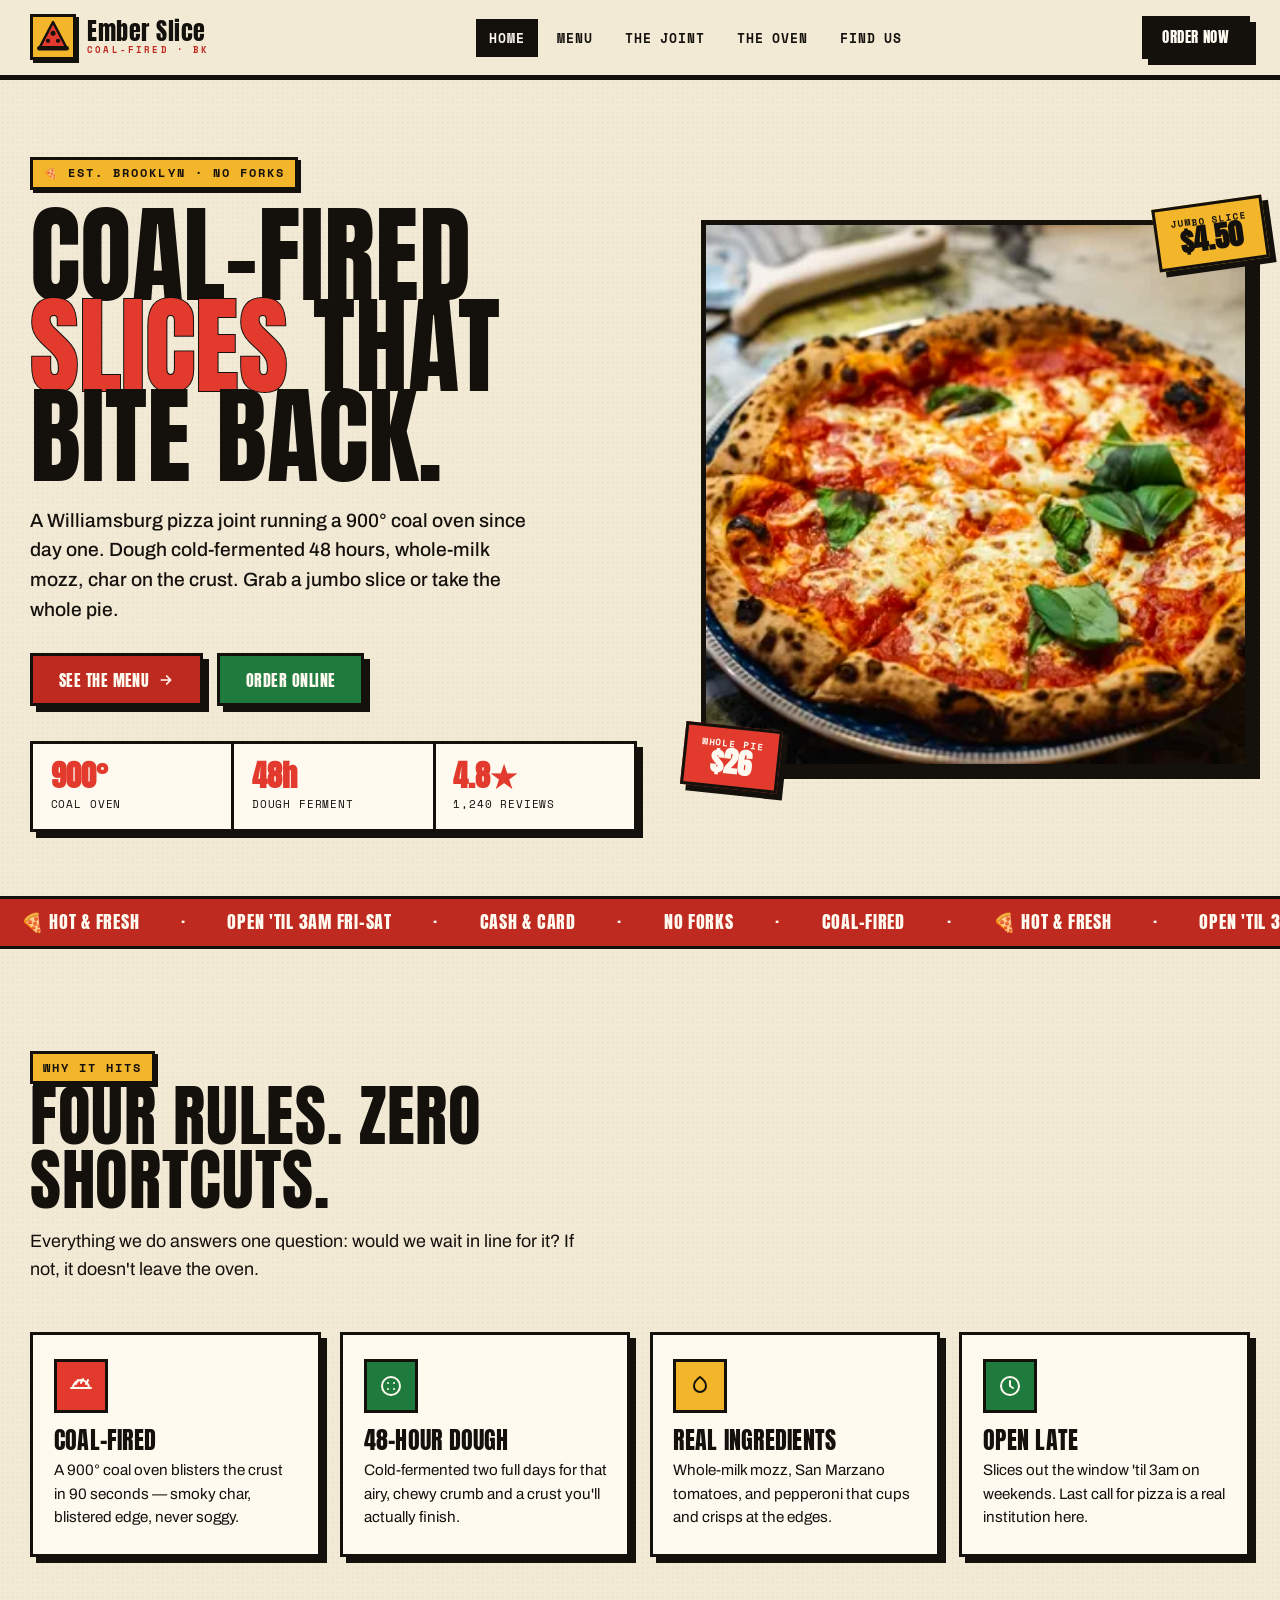
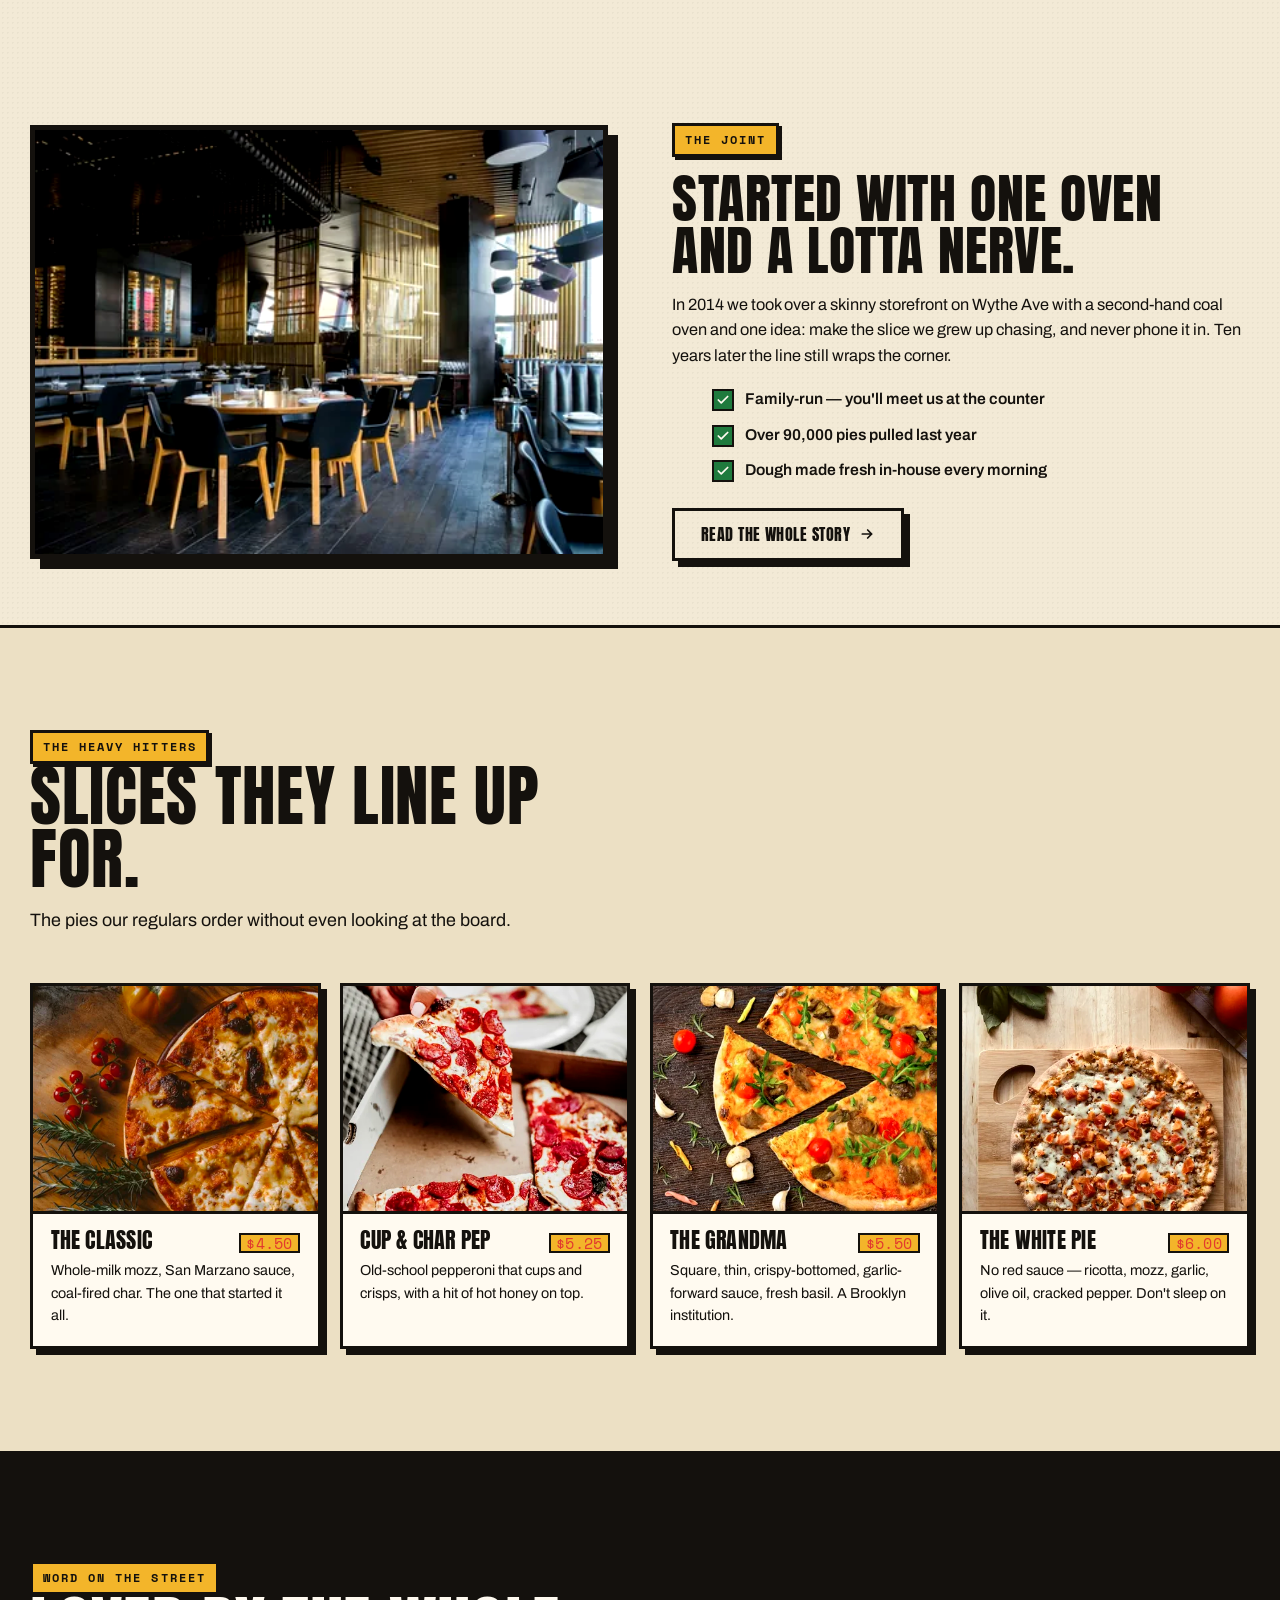
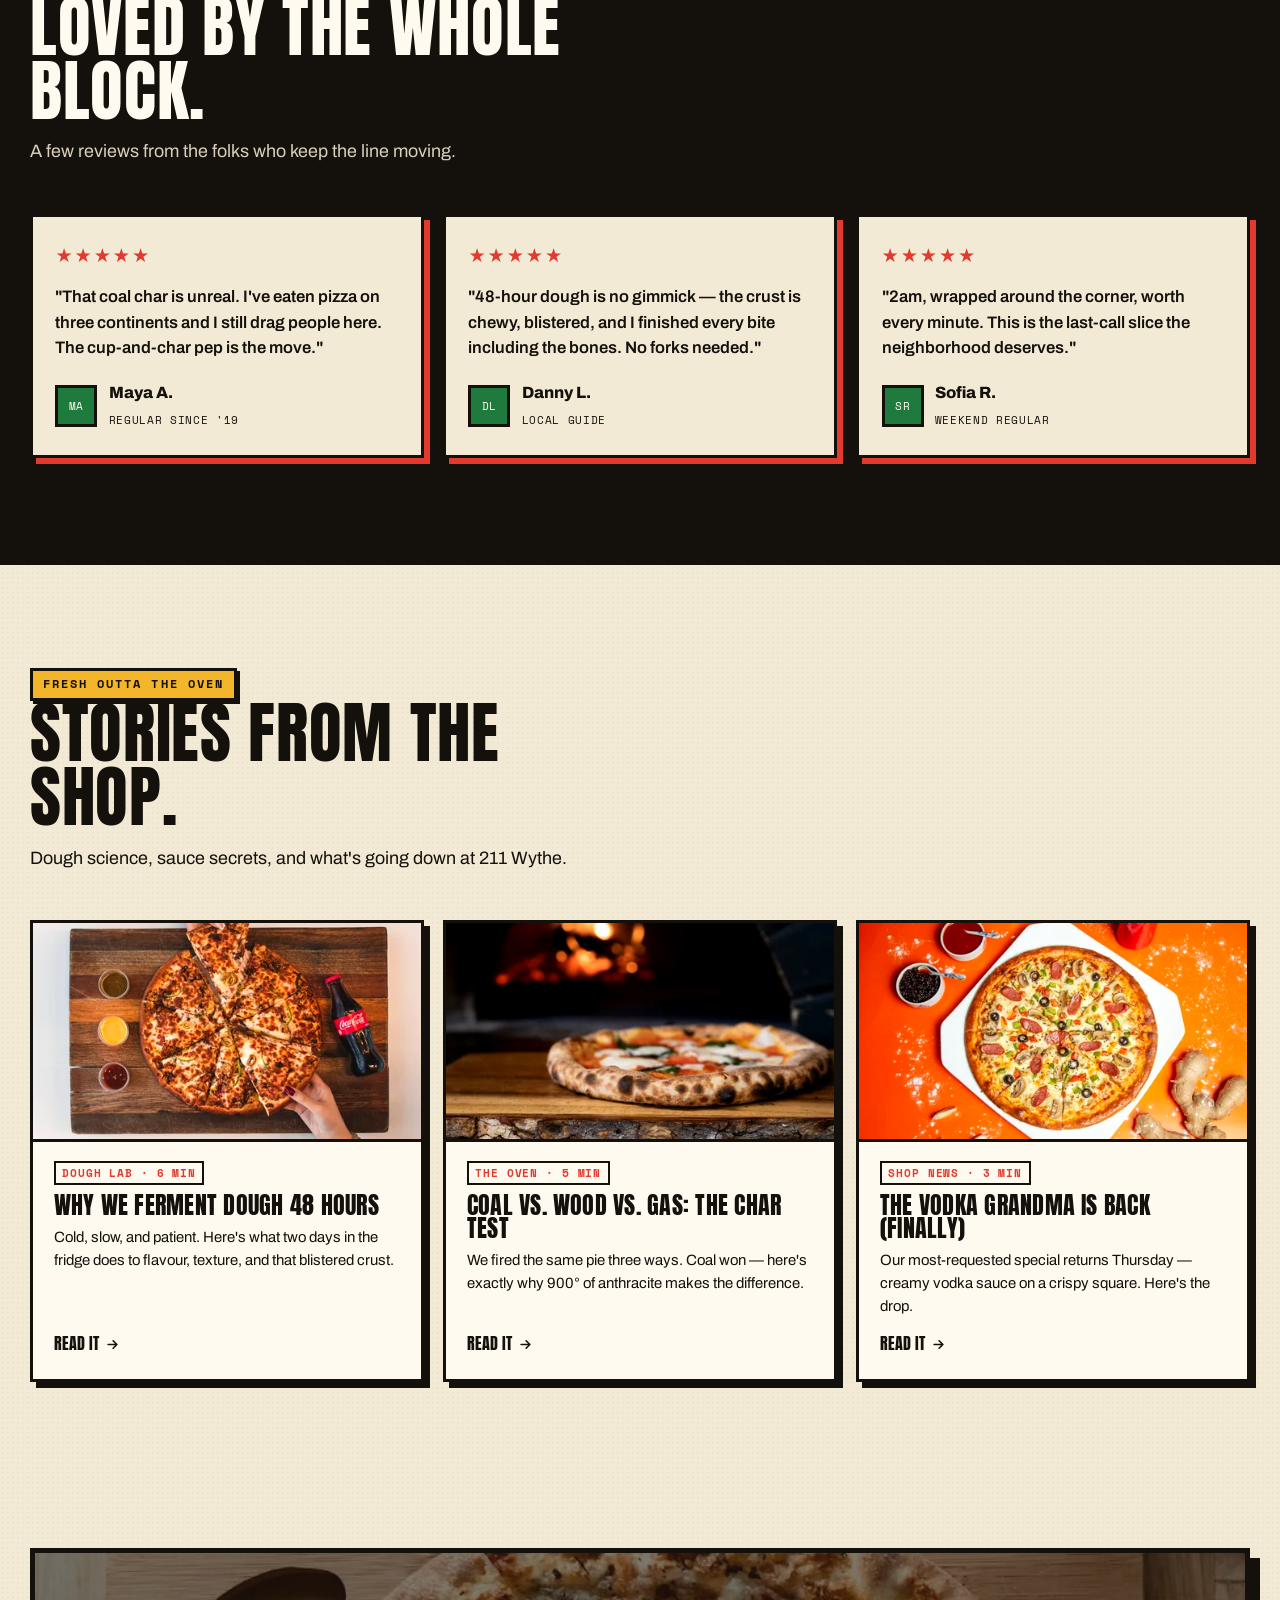
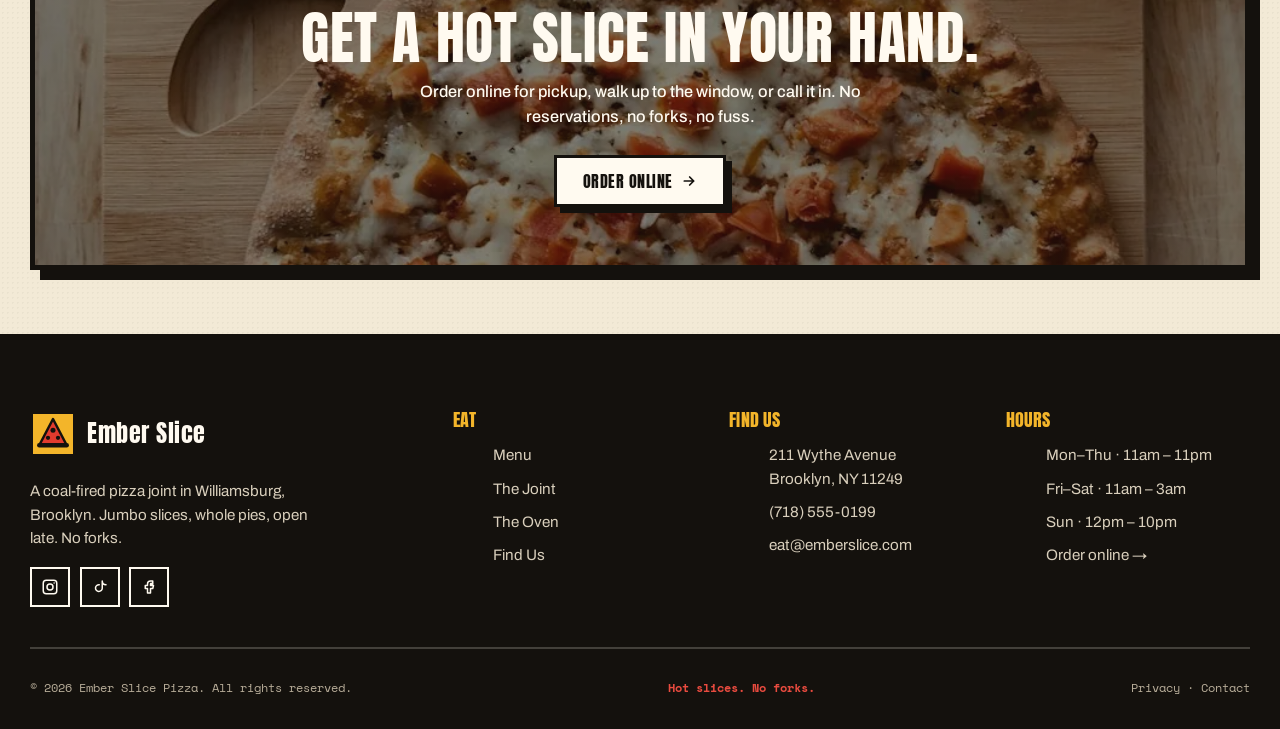
<file: index.html>
<!DOCTYPE html>
<html lang="en">
<head>
  <meta charset="UTF-8" />
  <meta name="viewport" content="width=device-width, initial-scale=1" />
  <title>Ember Slice | Coal-Fired Brooklyn Pizza &amp; Slice Shop</title>
  <meta name="description" content="Ember Slice serves coal-fired pizza in Williamsburg, Brooklyn, with 48-hour dough, whole-milk mozzarella, and jumbo slices. Open late for pies and wedges." />
  <link rel="canonical" href="https://emberslice.com/" />
  <meta name="theme-color" content="#e23b2e" />

  <!-- Open Graph -->
  <meta property="og:type" content="website" />
  <meta property="og:site_name" content="Ember Slice" />
  <meta property="og:title" content="Ember Slice | Coal-Fired Brooklyn Pizza" />
  <meta property="og:description" content="48-hour dough, coal-fired char, jumbo slices. A Williamsburg pizza joint. No forks." />
  <meta property="og:url" content="https://emberslice.com/" />
  <meta property="og:image" content="https://emberslice.com/assets/img/og-image.jpg" />
  <meta property="og:image:width" content="1200" />
  <meta property="og:image:height" content="630" />

  <!-- Twitter -->
  <meta name="twitter:card" content="summary_large_image" />
  <meta name="twitter:title" content="Ember Slice | Coal-Fired Brooklyn Pizza" />
  <meta name="twitter:description" content="48-hour dough, coal-fired char, jumbo slices in Williamsburg. No forks." />
  <meta name="twitter:image" content="https://emberslice.com/assets/img/og-image.jpg" />

  <link rel="icon" href="/assets/img/favicon.ico" sizes="any" />
  <link rel="icon" href="/assets/img/favicon.svg" type="image/svg+xml" />
  <link rel="icon" href="/assets/img/favicon-32.png" type="image/png" sizes="32x32" />
  <link rel="apple-touch-icon" href="/assets/img/apple-touch-icon.png" sizes="180x180" />
  <link rel="manifest" href="/site.webmanifest" />

  <!-- Fonts -->
  <link rel="preconnect" href="https://fonts.googleapis.com" />
  <link rel="preconnect" href="https://fonts.gstatic.com" crossorigin />
  <link href="https://fonts.googleapis.com/css2?family=Anton&family=Archivo:wght@400;500;600;700;800&family=Space+Mono:wght@400;700&display=swap" rel="stylesheet" />

  <link rel="stylesheet" href="/assets/css/styles.min.css?v=20260711b" />

  <!-- Structured data: restaurant -->
  <script type="application/ld+json">
  {
    "@context": "https://schema.org",
    "@type": "Restaurant",
    "name": "Ember Slice",
    "image": "https://emberslice.com/assets/img/og-image.jpg",
    "@id": "https://emberslice.com/#restaurant",
    "url": "https://emberslice.com/",
    "telephone": "+1-718-555-0199",
    "priceRange": "$$",
    "servesCuisine": ["Pizza", "Italian", "Coal-Fired Pizza"],
    "address": {
      "@type": "PostalAddress",
      "streetAddress": "211 Wythe Avenue",
      "addressLocality": "Brooklyn",
      "addressRegion": "NY",
      "postalCode": "11249",
      "addressCountry": "US"
    },
    "geo": { "@type": "GeoCoordinates", "latitude": 40.7196, "longitude": -73.9634 },
    "openingHoursSpecification": [
      { "@type": "OpeningHoursSpecification", "dayOfWeek": ["Monday","Tuesday","Wednesday","Thursday"], "opens": "11:00", "closes": "23:00" },
      { "@type": "OpeningHoursSpecification", "dayOfWeek": ["Friday","Saturday"], "opens": "11:00", "closes": "03:00" },
      { "@type": "OpeningHoursSpecification", "dayOfWeek": ["Sunday"], "opens": "12:00", "closes": "22:00" }
    ],
    "menu": "https://emberslice.com/menu",
    "acceptsReservations": "False",
    "sameAs": [
      "https://www.instagram.com/emberslice",
      "https://www.tiktok.com/@emberslice"
    ],
    "aggregateRating": { "@type": "AggregateRating", "ratingValue": "4.8", "reviewCount": "1240" }
  }
  </script>
</head>
<body>
  <a class="skip" href="#main">Skip to content</a>

  <!-- ============ HEADER ============ -->
  <header class="site-header">
    <div class="wrap nav">
      <a class="brand" href="/">
        <svg class="mark" viewBox="0 0 64 64" aria-hidden="true"><rect width="64" height="64" fill="#f3b52a"/><path d="M32 8 L54 50 H10 Z" fill="#e23b2e" stroke="#14110d" stroke-width="4" stroke-linejoin="round"/><path d="M10 50 H54" fill="none" stroke="#14110d" stroke-width="7" stroke-linecap="round"/><circle cx="32" cy="26" r="4" fill="#14110d"/><circle cx="24" cy="38" r="3.4" fill="#14110d"/><circle cx="40" cy="38" r="3.4" fill="#14110d"/></svg>
        <span>Ember Slice<small>Coal-Fired · BK</small></span>
      </a>

      <ul class="nav-links">
        <li><a href="/" aria-current="page">Home</a></li>
        <li><a href="/menu">Menu</a></li>
        <li><a href="/about">The Joint</a></li>
        <li><a href="/journal">The Oven</a></li>
        <li><a href="/visit">Find Us</a></li>
      </ul>

      <div class="nav-cta">
        <a class="btn btn--ink" href="/visit#order">Order Now</a>
        <button class="nav-toggle" aria-label="Toggle menu" aria-expanded="false"><span></span></button>
      </div>
    </div>
  </header>

  <main id="main">
    <!-- ============ HERO ============ -->
    <section class="hero">
      <div class="wrap hero-grid">
        <div class="hero-copy reveal">
          <span class="eyebrow">🍕 Est. Brooklyn · No Forks</span>
          <h1 class="h-lead">Coal-fired<br/><em>slices</em> that<br/>bite back.</h1>
          <p class="lede">A Williamsburg pizza joint running a 900° coal oven since day one. Dough cold-fermented 48 hours, whole-milk mozz, char on the crust. Grab a jumbo slice or take the whole pie.</p>
          <div class="hero-actions">
            <a class="btn" href="/menu">See the menu <svg class="arw" width="16" height="16" viewBox="0 0 24 24" fill="none" stroke="currentColor" stroke-width="2.6" aria-hidden="true"><path d="M5 12h14M13 6l6 6-6 6" stroke-linecap="round" stroke-linejoin="round"/></svg></a>
            <a class="btn btn--green" href="/visit#order">Order online</a>
          </div>
          <div class="hero-stats">
            <div><b>900°</b><span>Coal oven</span></div>
            <div><b>48h</b><span>Dough ferment</span></div>
            <div><b>4.8★</b><span>1,240 reviews</span></div>
          </div>
        </div>

        <div class="hero-visual reveal">
          <div class="hero-art">
            <img src="/assets/img/ph-pie-800.webp" srcset="/assets/img/ph-pie-480.webp 480w, /assets/img/ph-pie-800.webp 800w, /assets/img/ph-pie-1200.webp 1200w" sizes="(max-width: 900px) calc(100vw - 2.4rem), 610px" width="800" height="534" alt="A coal-fired pizza with blistered crust and bubbling mozzarella fresh from the oven" fetchpriority="high" />
          </div>
          <div class="sticker sticker--tr"><small>Jumbo slice</small><b>$4.50</b></div>
          <div class="sticker sticker--bl"><small>Whole pie</small><b>$26</b></div>
        </div>
      </div>
    </section>

    <!-- ============ TICKER ============ -->
    <div class="ticker" aria-hidden="true">
      <div class="ticker-track">
        <span>🍕 Hot &amp; Fresh</span><span>·</span><span>Open 'til 3am Fri–Sat</span><span>·</span><span>Cash &amp; Card</span><span>·</span><span>No Forks</span><span>·</span><span>Coal-Fired</span><span>·</span>
        <span>🍕 Hot &amp; Fresh</span><span>·</span><span>Open 'til 3am Fri–Sat</span><span>·</span><span>Cash &amp; Card</span><span>·</span><span>No Forks</span><span>·</span><span>Coal-Fired</span><span>·</span>
      </div>
    </div>

    <!-- ============ FEATURES ============ -->
    <section class="section">
      <div class="wrap">
        <div class="head reveal">
          <span class="eyebrow">Why it hits</span>
          <h2>Four rules. Zero shortcuts.</h2>
          <p>Everything we do answers one question: would we wait in line for it? If not, it doesn't leave the oven.</p>
        </div>
        <div class="cards">
          <article class="card reveal">
            <div class="ic"><svg width="24" height="24" viewBox="0 0 24 24" fill="none" stroke="currentColor" stroke-width="2" aria-hidden="true"><path d="M4 14a8 8 0 0 1 16 0z" stroke-linejoin="round"/><path d="M2 14h20M7 10c0-2 2-2 2-4M12 9c0-2 2-2 2-4M17 10c0-2 2-2 2-4" stroke-linecap="round"/></svg></div>
            <h3>Coal-fired</h3>
            <p>A 900° coal oven blisters the crust in 90 seconds — smoky char, blistered edge, never soggy.</p>
          </article>
          <article class="card reveal">
            <div class="ic"><svg width="24" height="24" viewBox="0 0 24 24" fill="none" stroke="currentColor" stroke-width="2" aria-hidden="true"><circle cx="12" cy="12" r="9"/><path d="M9 9h.01M15 15h.01M15 9h.01M9 15h.01" stroke-linecap="round"/></svg></div>
            <h3>48-hour dough</h3>
            <p>Cold-fermented two full days for that airy, chewy crumb and a crust you'll actually finish.</p>
          </article>
          <article class="card reveal">
            <div class="ic"><svg width="24" height="24" viewBox="0 0 24 24" fill="none" stroke="currentColor" stroke-width="2" aria-hidden="true"><path d="M12 3s6 4 6 9a6 6 0 0 1-12 0c0-5 6-9 6-9z" stroke-linejoin="round"/></svg></div>
            <h3>Real ingredients</h3>
            <p>Whole-milk mozz, San Marzano tomatoes, and pepperoni that cups and crisps at the edges.</p>
          </article>
          <article class="card reveal">
            <div class="ic"><svg width="24" height="24" viewBox="0 0 24 24" fill="none" stroke="currentColor" stroke-width="2" aria-hidden="true"><circle cx="12" cy="12" r="9"/><path d="M12 7v5l3 2" stroke-linecap="round" stroke-linejoin="round"/></svg></div>
            <h3>Open late</h3>
            <p>Slices out the window 'til 3am on weekends. Last call for pizza is a real institution here.</p>
          </article>
        </div>
      </div>
    </section>

    <!-- ============ STORY SPLIT ============ -->
    <section class="section section--tight">
      <div class="wrap split">
        <div class="split-media reveal">
          <img src="/assets/img/ph-counter-800.webp" srcset="/assets/img/ph-counter-480.webp 480w, /assets/img/ph-counter-800.webp 800w, /assets/img/ph-counter-1200.webp 1200w" sizes="(max-width: 900px) calc(100vw - 2.4rem), 50vw" width="800" height="534" loading="lazy" decoding="async" alt="The counter at Ember Slice with pies lined up under the heat lamps" />
        </div>
        <div class="split-copy reveal">
          <span class="eyebrow">The joint</span>
          <h2>Started with one oven and a lotta nerve.</h2>
          <p>In 2014 we took over a skinny storefront on Wythe Ave with a second-hand coal oven and one idea: make the slice we grew up chasing, and never phone it in. Ten years later the line still wraps the corner.</p>
          <ul class="tick-list">
            <li><svg width="20" height="20" viewBox="0 0 24 24" fill="none" stroke="currentColor" stroke-width="3" aria-hidden="true"><path d="M20 6 9 17l-5-5" stroke-linecap="round" stroke-linejoin="round"/></svg> Family-run — you'll meet us at the counter</li>
            <li><svg width="20" height="20" viewBox="0 0 24 24" fill="none" stroke="currentColor" stroke-width="3" aria-hidden="true"><path d="M20 6 9 17l-5-5" stroke-linecap="round" stroke-linejoin="round"/></svg> Over 90,000 pies pulled last year</li>
            <li><svg width="20" height="20" viewBox="0 0 24 24" fill="none" stroke="currentColor" stroke-width="3" aria-hidden="true"><path d="M20 6 9 17l-5-5" stroke-linecap="round" stroke-linejoin="round"/></svg> Dough made fresh in-house every morning</li>
          </ul>
          <a class="btn btn--ghost" href="/about">Read the whole story <svg class="arw" width="16" height="16" viewBox="0 0 24 24" fill="none" stroke="currentColor" stroke-width="2.6" aria-hidden="true"><path d="M5 12h14M13 6l6 6-6 6" stroke-linecap="round" stroke-linejoin="round"/></svg></a>
        </div>
      </div>
    </section>

    <!-- ============ FAVOURITES ============ -->
    <section class="section section--paper-bordered">
      <div class="wrap">
        <div class="head reveal">
          <span class="eyebrow">The heavy hitters</span>
          <h2>Slices they line up for.</h2>
          <p>The pies our regulars order without even looking at the board.</p>
        </div>
        <div class="drinks">
          <article class="drink reveal">
            <div class="drink-art"><img src="/assets/img/ph-slice-cheese-800.webp" srcset="/assets/img/ph-slice-cheese-480.webp 480w, /assets/img/ph-slice-cheese-800.webp 800w, /assets/img/ph-slice-cheese-1000.webp 1000w" sizes="(max-width: 640px) calc(100vw - 2.4rem), (max-width: 980px) 50vw, 25vw" width="800" height="534" loading="lazy" decoding="async" alt="A classic cheese slice with blistered crust" /></div>
            <div class="drink-body"><h3>The Classic <span>$4.50</span></h3><p>Whole-milk mozz, San Marzano sauce, coal-fired char. The one that started it all.</p></div>
          </article>
          <article class="drink reveal">
            <div class="drink-art"><img src="/assets/img/ph-slice-pep-800.webp" srcset="/assets/img/ph-slice-pep-480.webp 480w, /assets/img/ph-slice-pep-800.webp 800w, /assets/img/ph-slice-pep-1000.webp 1000w" sizes="(max-width: 640px) calc(100vw - 2.4rem), (max-width: 980px) 50vw, 25vw" width="800" height="1198" loading="lazy" decoding="async" alt="A pepperoni slice with crisped cupping pepperoni" /></div>
            <div class="drink-body"><h3>Cup &amp; Char Pep <span>$5.25</span></h3><p>Old-school pepperoni that cups and crisps, with a hit of hot honey on top.</p></div>
          </article>
          <article class="drink reveal">
            <div class="drink-art"><img src="/assets/img/ph-grandma-800.webp" srcset="/assets/img/ph-grandma-480.webp 480w, /assets/img/ph-grandma-800.webp 800w, /assets/img/ph-grandma-1000.webp 1000w" sizes="(max-width: 640px) calc(100vw - 2.4rem), (max-width: 980px) 50vw, 25vw" width="800" height="534" loading="lazy" decoding="async" alt="A slice of pizza topped with rocket and cherry tomatoes" /></div>
            <div class="drink-body"><h3>The Grandma <span>$5.50</span></h3><p>Square, thin, crispy-bottomed, garlic-forward sauce, fresh basil. A Brooklyn institution.</p></div>
          </article>
          <article class="drink reveal">
            <div class="drink-art"><img src="/assets/img/ph-whitepie-800.webp" srcset="/assets/img/ph-whitepie-480.webp 480w, /assets/img/ph-whitepie-800.webp 800w, /assets/img/ph-whitepie-1000.webp 1000w" sizes="(max-width: 640px) calc(100vw - 2.4rem), (max-width: 980px) 50vw, 25vw" width="800" height="1085" loading="lazy" decoding="async" alt="A white pie with ricotta dollops" /></div>
            <div class="drink-body"><h3>The White Pie <span>$6.00</span></h3><p>No red sauce — ricotta, mozz, garlic, olive oil, cracked pepper. Don't sleep on it.</p></div>
          </article>
        </div>
      </div>
    </section>

    <!-- ============ TESTIMONIALS ============ -->
    <section class="section dark-block">
      <div class="wrap">
        <div class="head reveal">
          <span class="eyebrow">Word on the street</span>
          <h2>Loved by the whole block.</h2>
          <p>A few reviews from the folks who keep the line moving.</p>
        </div>
        <div class="quotes">
          <figure class="quote reveal">
            <div class="stars" aria-label="5 out of 5 stars">★★★★★</div>
            <blockquote><p>"That coal char is unreal. I've eaten pizza on three continents and I still drag people here. The cup-and-char pep is the move."</p></blockquote>
            <figcaption><footer><span class="av">MA</span><div><b>Maya A.</b><span>Regular since '19</span></div></footer></figcaption>
          </figure>
          <figure class="quote reveal">
            <div class="stars" aria-label="5 out of 5 stars">★★★★★</div>
            <blockquote><p>"48-hour dough is no gimmick — the crust is chewy, blistered, and I finished every bite including the bones. No forks needed."</p></blockquote>
            <figcaption><footer><span class="av">DL</span><div><b>Danny L.</b><span>Local guide</span></div></footer></figcaption>
          </figure>
          <figure class="quote reveal">
            <div class="stars" aria-label="5 out of 5 stars">★★★★★</div>
            <blockquote><p>"2am, wrapped around the corner, worth every minute. This is the last-call slice the neighborhood deserves."</p></blockquote>
            <figcaption><footer><span class="av">SR</span><div><b>Sofia R.</b><span>Weekend regular</span></div></footer></figcaption>
          </figure>
        </div>
      </div>
    </section>

    <!-- ============ THE OVEN (journal) ============ -->
    <section class="section">
      <div class="wrap">
        <div class="head reveal">
          <span class="eyebrow">Fresh outta the oven</span>
          <h2>Stories from the shop.</h2>
          <p>Dough science, sauce secrets, and what's going down at 211 Wythe.</p>
        </div>
        <div class="posts">
          <article class="post reveal">
            <a class="post-art" href="/journal-cold-ferment-dough" aria-label="Read: Why we ferment our dough for 48 hours"><img src="/assets/img/ph-dough-800.webp" srcset="/assets/img/ph-dough-480.webp 480w, /assets/img/ph-dough-800.webp 800w, /assets/img/ph-dough-1000.webp 1000w" sizes="(max-width: 760px) calc(100vw - 2.4rem), 33vw" width="800" height="640" loading="lazy" decoding="async" alt="Hands reaching for slices of a fresh pizza" /></a>
            <div class="post-body">
              <span class="post-meta">Dough Lab · 6 min</span>
              <h3>Why we ferment dough 48 hours</h3>
              <p>Cold, slow, and patient. Here's what two days in the fridge does to flavour, texture, and that blistered crust.</p>
              <a class="read" href="/journal-cold-ferment-dough">Read it <svg class="arw" width="15" height="15" viewBox="0 0 24 24" fill="none" stroke="currentColor" stroke-width="2.6" aria-hidden="true"><path d="M5 12h14M13 6l6 6-6 6" stroke-linecap="round" stroke-linejoin="round"/></svg></a>
            </div>
          </article>
          <article class="post reveal">
            <div class="post-art"><img src="/assets/img/ph-oven-800.webp" srcset="/assets/img/ph-oven-480.webp 480w, /assets/img/ph-oven-800.webp 800w, /assets/img/ph-oven-1200.webp 1200w" sizes="(max-width: 760px) calc(100vw - 2.4rem), 33vw" width="800" height="534" loading="lazy" decoding="async" alt="The glowing coal oven at Ember Slice" /></div>
            <div class="post-body">
              <span class="post-meta">The Oven · 5 min</span>
              <h3>Coal vs. wood vs. gas: the char test</h3>
              <p>We fired the same pie three ways. Coal won — here's exactly why 900° of anthracite makes the difference.</p>
              <a class="read" href="/journal">Read it <svg class="arw" width="15" height="15" viewBox="0 0 24 24" fill="none" stroke="currentColor" stroke-width="2.6" aria-hidden="true"><path d="M5 12h14M13 6l6 6-6 6" stroke-linecap="round" stroke-linejoin="round"/></svg></a>
            </div>
          </article>
          <article class="post reveal">
            <div class="post-art"><img src="/assets/img/ph-square-800.webp" srcset="/assets/img/ph-square-480.webp 480w, /assets/img/ph-square-800.webp 800w, /assets/img/ph-square-1000.webp 1000w" sizes="(max-width: 760px) calc(100vw - 2.4rem), 33vw" width="800" height="534" loading="lazy" decoding="async" alt="A loaded pizza fresh out of the oven" /></div>
            <div class="post-body">
              <span class="post-meta">Shop News · 3 min</span>
              <h3>The Vodka Grandma is back (finally)</h3>
              <p>Our most-requested special returns Thursday — creamy vodka sauce on a crispy square. Here's the drop.</p>
              <a class="read" href="/journal">Read it <svg class="arw" width="15" height="15" viewBox="0 0 24 24" fill="none" stroke="currentColor" stroke-width="2.6" aria-hidden="true"><path d="M5 12h14M13 6l6 6-6 6" stroke-linecap="round" stroke-linejoin="round"/></svg></a>
            </div>
          </article>
        </div>
      </div>
    </section>

    <!-- ============ CTA BAND ============ -->
    <section class="section section--tight">
      <div class="wrap">
        <div class="cta-band cta-band--photo cta-band--whitepie reveal">
          <h2>Get a hot slice in your hand.</h2>
          <p>Order online for pickup, walk up to the window, or call it in. No reservations, no forks, no fuss.</p>
          <a class="btn btn--cream" href="/visit#order">Order online <svg class="arw" width="16" height="16" viewBox="0 0 24 24" fill="none" stroke="currentColor" stroke-width="2.6" aria-hidden="true"><path d="M5 12h14M13 6l6 6-6 6" stroke-linecap="round" stroke-linejoin="round"/></svg></a>
        </div>
      </div>
    </section>
  </main>

  <!-- ============ FOOTER ============ -->
  <footer class="site-footer">
    <div class="wrap">
      <div class="foot-grid">
        <div>
          <a class="brand" href="/">
            <svg class="mark" viewBox="0 0 64 64" aria-hidden="true"><rect width="64" height="64" fill="#f3b52a"/><path d="M32 8 L54 50 H10 Z" fill="#e23b2e" stroke="#14110d" stroke-width="4" stroke-linejoin="round"/><path d="M10 50 H54" fill="none" stroke="#14110d" stroke-width="7" stroke-linecap="round"/><circle cx="32" cy="26" r="4" fill="#14110d"/><circle cx="24" cy="38" r="3.4" fill="#14110d"/><circle cx="40" cy="38" r="3.4" fill="#14110d"/></svg>
            <span>Ember Slice</span>
          </a>
          <p class="foot-about">A coal-fired pizza joint in Williamsburg, Brooklyn. Jumbo slices, whole pies, open late. No forks.</p>
          <div class="socials">
            <a href="https://www.instagram.com/emberslice" aria-label="Instagram" rel="noopener"><svg width="18" height="18" viewBox="0 0 24 24" fill="none" stroke="currentColor" stroke-width="2" aria-hidden="true"><rect x="3" y="3" width="18" height="18" rx="4"/><circle cx="12" cy="12" r="4"/><circle cx="17.5" cy="6.5" r="1" fill="currentColor" stroke="none"/></svg></a>
            <a href="https://www.tiktok.com/@emberslice" aria-label="TikTok" rel="noopener"><svg width="18" height="18" viewBox="0 0 24 24" fill="none" stroke="currentColor" stroke-width="2" aria-hidden="true"><path d="M15 4c0 3 2 5 5 5M15 4v9.5a4.5 4.5 0 1 1-4-4.5" stroke-linecap="round" stroke-linejoin="round"/></svg></a>
            <a href="https://www.facebook.com/emberslice" aria-label="Facebook" rel="noopener"><svg width="18" height="18" viewBox="0 0 24 24" fill="none" stroke="currentColor" stroke-width="2" aria-hidden="true"><path d="M14 8h3V4h-3a4 4 0 0 0-4 4v2H7v4h3v6h4v-6h3l1-4h-4V8a1 1 0 0 1 1-1z" stroke-linejoin="round"/></svg></a>
          </div>
        </div>
        <div class="foot-col">
          <h3>Eat</h3>
          <ul>
            <li><a href="/menu">Menu</a></li>
            <li><a href="/about">The Joint</a></li>
            <li><a href="/journal">The Oven</a></li>
            <li><a href="/visit">Find Us</a></li>
          </ul>
        </div>
        <div class="foot-col">
          <h3>Find Us</h3>
          <ul>
            <li><a href="https://maps.google.com/?q=211+Wythe+Ave+Brooklyn+NY" rel="noopener">211 Wythe Avenue<br/>Brooklyn, NY 11249</a></li>
            <li><a href="tel:+17185550199">(718) 555-0199</a></li>
            <li><a href="mailto:eat@emberslice.com">eat@emberslice.com</a></li>
          </ul>
        </div>
        <div class="foot-col">
          <h3>Hours</h3>
          <ul>
            <li>Mon–Thu · 11am – 11pm</li>
            <li>Fri–Sat · 11am – 3am</li>
            <li>Sun · 12pm – 10pm</li>
            <li><a href="/visit#order">Order online →</a></li>
          </ul>
        </div>
      </div>
      <div class="foot-bottom">
        <span>© <span data-year>2026</span> Ember Slice Pizza. All rights reserved.</span>
        <span class="sig-line">Hot slices. No forks.</span>
        <span><a href="/privacy">Privacy</a> · <a href="/visit">Contact</a></span>
      </div>
    </div>
  </footer>

  <script src="/assets/js/main.min.js?v=20260711" defer></script>
</body>
</html>
</file>
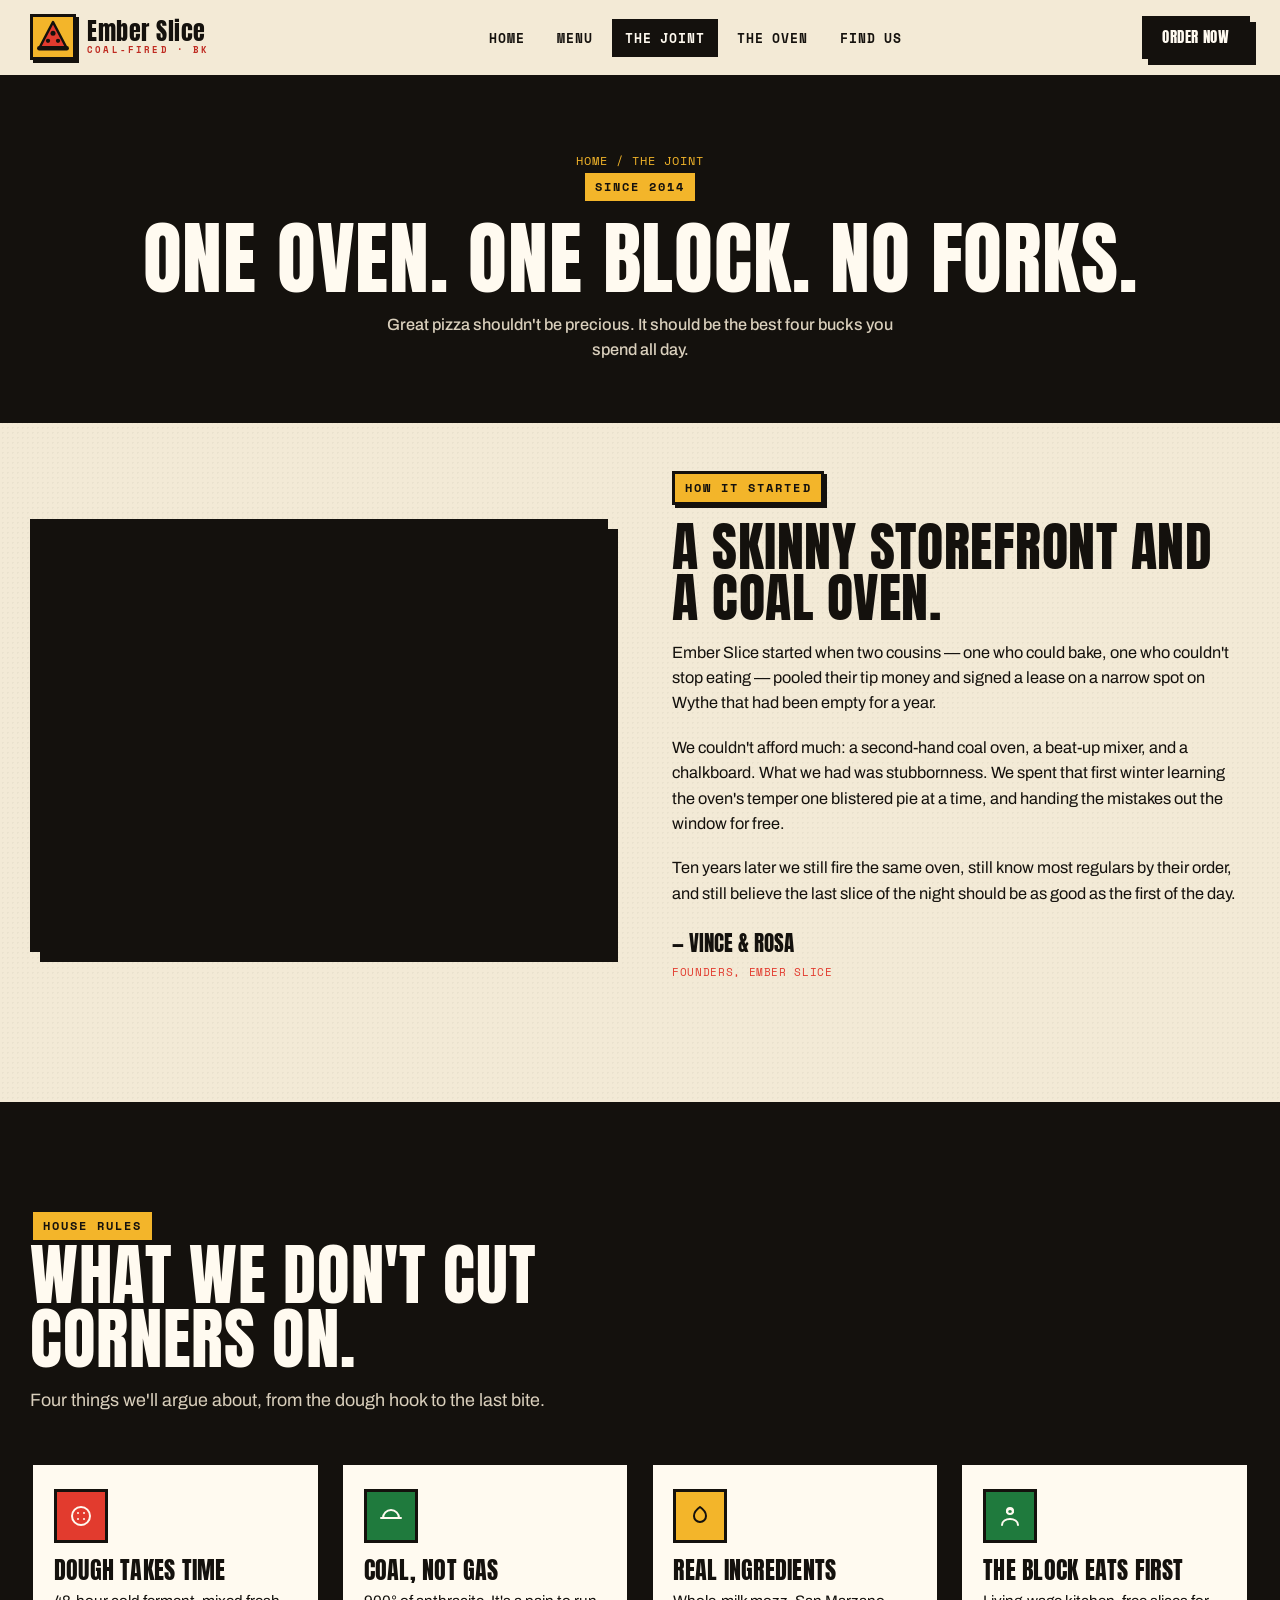
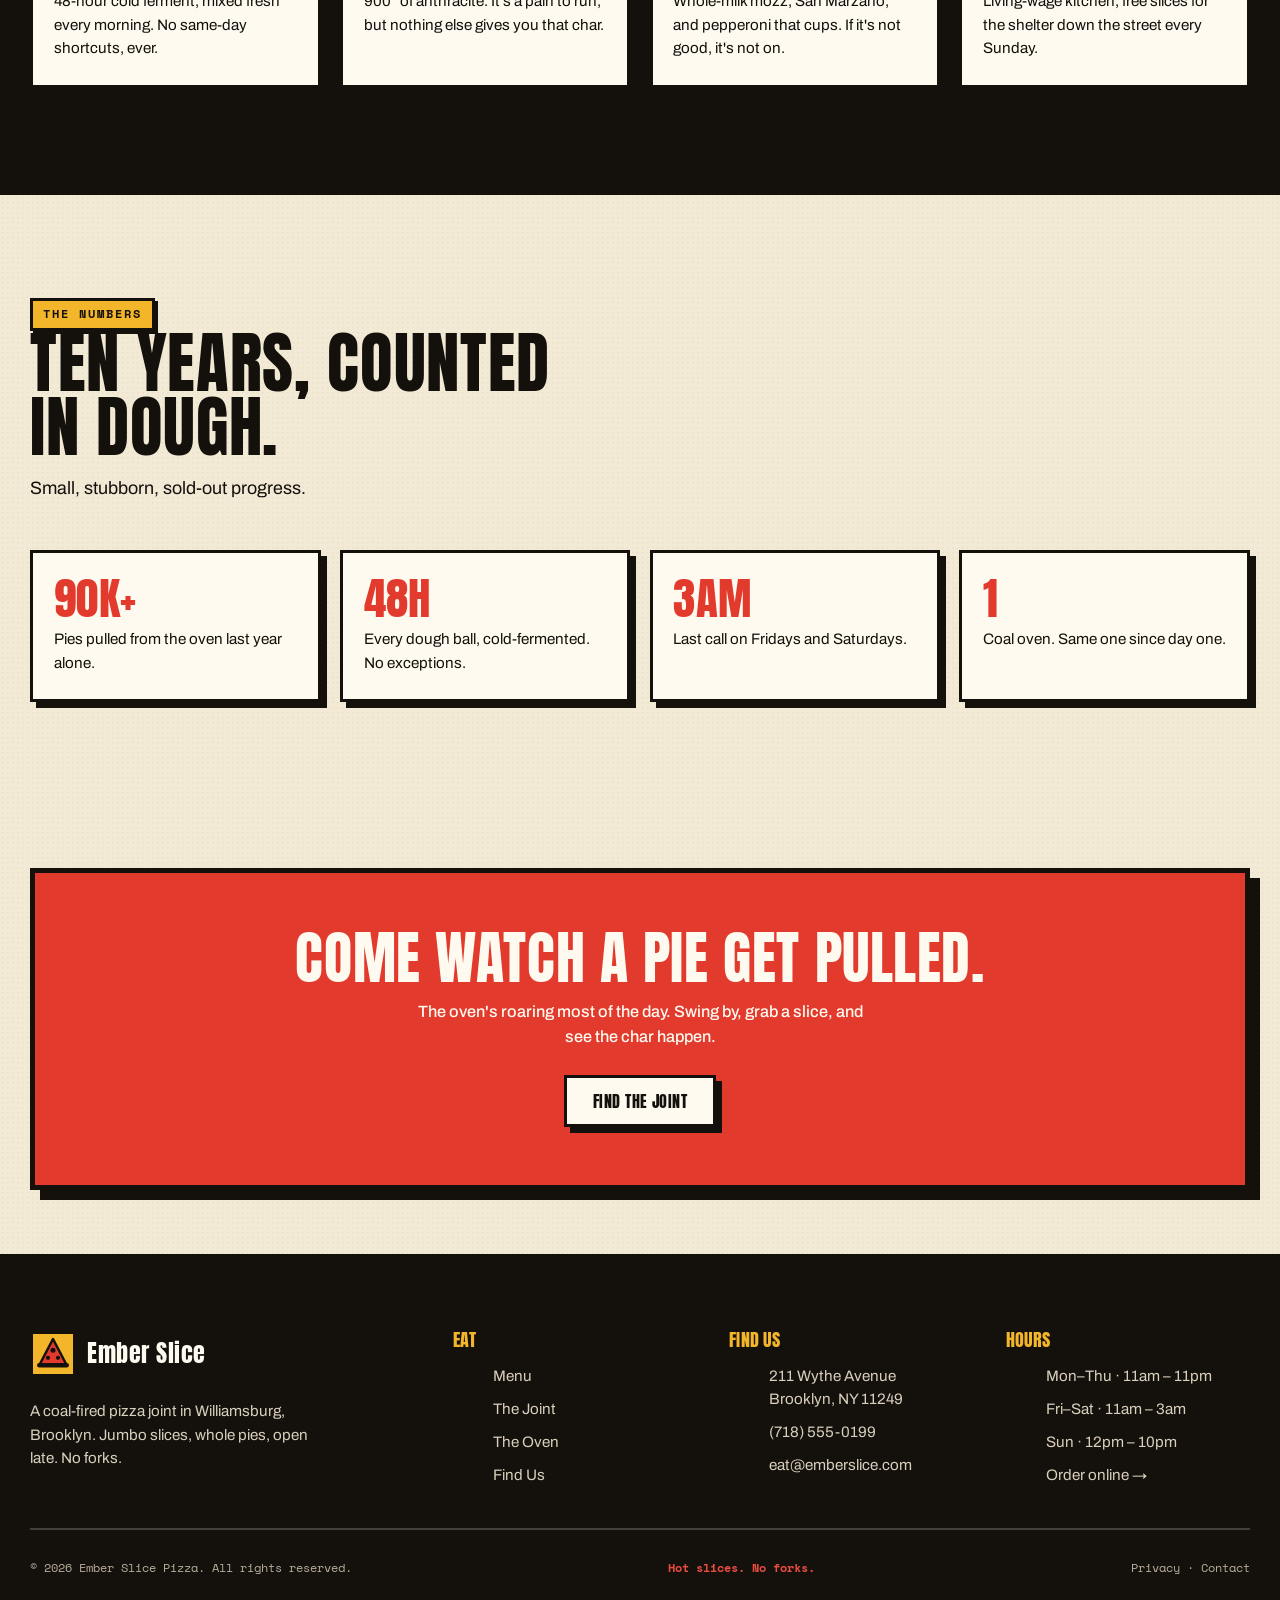
<file: about.html>
<!DOCTYPE html>
<html lang="en">
<head>
  <meta charset="UTF-8" />
  <meta name="viewport" content="width=device-width, initial-scale=1" />
  <title>The Joint | Ember Slice — A Brooklyn Coal-Fired Pizza Story</title>
  <meta name="description" content="Meet Ember Slice: a family-run coal-fired pizza joint in Williamsburg, Brooklyn since 2014. How we ferment our dough, fire our oven, and feed the block." />
  <link rel="canonical" href="https://emberslice.com/about" />
  <meta name="theme-color" content="#e23b2e" />
  <meta property="og:type" content="website" />
  <meta property="og:site_name" content="Ember Slice" />
  <meta property="og:title" content="The Joint | Ember Slice" />
  <meta property="og:description" content="A family-run coal-fired pizza joint in Williamsburg, Brooklyn since 2014." />
  <meta property="og:url" content="https://emberslice.com/about" />
  <meta property="og:image" content="https://emberslice.com/assets/img/og-image.jpg" />
  <meta name="twitter:card" content="summary_large_image" />
  <link rel="icon" href="/assets/img/favicon.ico" sizes="any" />
  <link rel="icon" href="/assets/img/favicon.svg" type="image/svg+xml" />
  <link rel="icon" href="/assets/img/favicon-32.png" type="image/png" sizes="32x32" />
  <link rel="apple-touch-icon" href="/assets/img/apple-touch-icon.png" sizes="180x180" />
  <link rel="manifest" href="/site.webmanifest" />
  <link rel="preconnect" href="https://fonts.googleapis.com" />
  <link rel="preconnect" href="https://fonts.gstatic.com" crossorigin />
  <link href="https://fonts.googleapis.com/css2?family=Anton&family=Archivo:wght@400;500;600;700;800&family=Space+Mono:wght@400;700&display=swap" rel="stylesheet" />
  <link rel="stylesheet" href="/assets/css/styles.min.css?v=20260711b" />
  <script type="application/ld+json">
  { "@context":"https://schema.org","@type":"AboutPage","name":"The Joint — Ember Slice","url":"https://emberslice.com/about",
    "mainEntity":{"@type":"Restaurant","name":"Ember Slice","foundingDate":"2014","foundingLocation":"Brooklyn, NY","url":"https://emberslice.com/"} }
  </script>
</head>
<body>
  <a class="skip" href="#main">Skip to content</a>
  <header class="site-header">
    <div class="wrap nav">
      <a class="brand" href="/"><svg class="mark" viewBox="0 0 64 64" aria-hidden="true"><rect width="64" height="64" fill="#f3b52a"/><path d="M32 8 L54 50 H10 Z" fill="#e23b2e" stroke="#14110d" stroke-width="4" stroke-linejoin="round"/><path d="M10 50 H54" fill="none" stroke="#14110d" stroke-width="7" stroke-linecap="round"/><circle cx="32" cy="26" r="4" fill="#14110d"/><circle cx="24" cy="38" r="3.4" fill="#14110d"/><circle cx="40" cy="38" r="3.4" fill="#14110d"/></svg><span>Ember Slice<small>Coal-Fired · BK</small></span></a>
      <ul class="nav-links">
        <li><a href="/">Home</a></li>
        <li><a href="/menu">Menu</a></li>
        <li><a href="/about" aria-current="page">The Joint</a></li>
        <li><a href="/journal">The Oven</a></li>
        <li><a href="/visit">Find Us</a></li>
      </ul>
      <div class="nav-cta"><a class="btn btn--ink" href="/visit#order">Order Now</a><button class="nav-toggle" aria-label="Toggle menu" aria-expanded="false"><span></span></button></div>
    </div>
  </header>

  <main id="main">
    <section class="page-hero">
      <div class="wrap">
        <nav class="crumbs" aria-label="Breadcrumb"><a href="/">Home</a> / The Joint</nav>
        <span class="eyebrow eyebrow--center">Since 2014</span>
        <h1>One oven. One block. No forks.</h1>
        <p>Great pizza shouldn't be precious. It should be the best four bucks you spend all day.</p>
      </div>
    </section>

    <section class="section section--top-3">
      <div class="wrap split">
        <div class="split-media reveal">
          <img src="/assets/img/ph-oven-800.webp" srcset="/assets/img/ph-oven-480.webp 480w, /assets/img/ph-oven-800.webp 800w, /assets/img/ph-oven-1200.webp 1200w" sizes="(max-width: 900px) calc(100vw - 2.4rem), 50vw" width="800" height="534" loading="lazy" decoding="async" alt="Behind the counter at Ember Slice, pulling a pie from the coal oven" />
        </div>
        <div class="split-copy reveal">
          <span class="eyebrow">How it started</span>
          <h2>A skinny storefront and a coal oven.</h2>
          <p>Ember Slice started when two cousins — one who could bake, one who couldn't stop eating — pooled their tip money and signed a lease on a narrow spot on Wythe that had been empty for a year.</p>
          <p>We couldn't afford much: a second-hand coal oven, a beat-up mixer, and a chalkboard. What we had was stubbornness. We spent that first winter learning the oven's temper one blistered pie at a time, and handing the mistakes out the window for free.</p>
          <p>Ten years later we still fire the same oven, still know most regulars by their order, and still believe the last slice of the night should be as good as the first of the day.</p>
          <p class="sig">— Vince &amp; Rosa<small>Founders, Ember Slice</small></p>
        </div>
      </div>
    </section>

    <section class="section dark-block">
      <div class="wrap">
        <div class="head reveal"><span class="eyebrow">House rules</span><h2>What we don't cut corners on.</h2><p>Four things we'll argue about, from the dough hook to the last bite.</p></div>
        <div class="cards">
          <article class="card reveal">
            <div class="ic"><svg width="24" height="24" viewBox="0 0 24 24" fill="none" stroke="currentColor" stroke-width="2" aria-hidden="true"><circle cx="12" cy="12" r="9"/><path d="M9 9h.01M15 15h.01M15 9h.01M9 15h.01" stroke-linecap="round"/></svg></div>
            <h3>Dough takes time</h3>
            <p>48-hour cold ferment, mixed fresh every morning. No same-day shortcuts, ever.</p>
          </article>
          <article class="card reveal">
            <div class="ic"><svg width="24" height="24" viewBox="0 0 24 24" fill="none" stroke="currentColor" stroke-width="2" aria-hidden="true"><path d="M4 14a8 8 0 0 1 16 0z" stroke-linejoin="round"/><path d="M2 14h20" stroke-linecap="round"/></svg></div>
            <h3>Coal, not gas</h3>
            <p>900° of anthracite. It's a pain to run, but nothing else gives you that char.</p>
          </article>
          <article class="card reveal">
            <div class="ic"><svg width="24" height="24" viewBox="0 0 24 24" fill="none" stroke="currentColor" stroke-width="2" aria-hidden="true"><path d="M12 3s6 4 6 9a6 6 0 0 1-12 0c0-5 6-9 6-9z" stroke-linejoin="round"/></svg></div>
            <h3>Real ingredients</h3>
            <p>Whole-milk mozz, San Marzano, and pepperoni that cups. If it's not good, it's not on.</p>
          </article>
          <article class="card reveal">
            <div class="ic"><svg width="24" height="24" viewBox="0 0 24 24" fill="none" stroke="currentColor" stroke-width="2" aria-hidden="true"><path d="M4 21c0-4 4-6 8-6s8 2 8 6" stroke-linecap="round"/><path d="M9 8a3 3 0 0 1 6 0" stroke-linecap="round"/><circle cx="12" cy="7" r="3"/></svg></div>
            <h3>The block eats first</h3>
            <p>Living-wage kitchen, free slices for the shelter down the street every Sunday.</p>
          </article>
        </div>
      </div>
    </section>

    <section class="section">
      <div class="wrap">
        <div class="head reveal"><span class="eyebrow">The numbers</span><h2>Ten years, counted in dough.</h2><p>Small, stubborn, sold-out progress.</p></div>
        <div class="cards">
          <article class="card reveal"><h3 class="stat-num">90k+</h3><p>Pies pulled from the oven last year alone.</p></article>
          <article class="card reveal"><h3 class="stat-num">48h</h3><p>Every dough ball, cold-fermented. No exceptions.</p></article>
          <article class="card reveal"><h3 class="stat-num">3am</h3><p>Last call on Fridays and Saturdays.</p></article>
          <article class="card reveal"><h3 class="stat-num">1</h3><p>Coal oven. Same one since day one.</p></article>
        </div>
      </div>
    </section>

    <section class="section section--tight">
      <div class="wrap"><div class="cta-band reveal"><h2>Come watch a pie get pulled.</h2><p>The oven's roaring most of the day. Swing by, grab a slice, and see the char happen.</p><a class="btn btn--cream" href="/visit">Find the joint</a></div></div>
    </section>
  </main>

  <footer class="site-footer">
    <div class="wrap">
      <div class="foot-grid">
        <div>
          <a class="brand" href="/"><svg class="mark" viewBox="0 0 64 64" aria-hidden="true"><rect width="64" height="64" fill="#f3b52a"/><path d="M32 8 L54 50 H10 Z" fill="#e23b2e" stroke="#14110d" stroke-width="4" stroke-linejoin="round"/><path d="M10 50 H54" fill="none" stroke="#14110d" stroke-width="7" stroke-linecap="round"/><circle cx="32" cy="26" r="4" fill="#14110d"/><circle cx="24" cy="38" r="3.4" fill="#14110d"/><circle cx="40" cy="38" r="3.4" fill="#14110d"/></svg><span>Ember Slice</span></a>
          <p class="foot-about">A coal-fired pizza joint in Williamsburg, Brooklyn. Jumbo slices, whole pies, open late. No forks.</p>
        </div>
        <div class="foot-col"><h3>Eat</h3><ul><li><a href="/menu">Menu</a></li><li><a href="/about">The Joint</a></li><li><a href="/journal">The Oven</a></li><li><a href="/visit">Find Us</a></li></ul></div>
        <div class="foot-col"><h3>Find Us</h3><ul><li><a href="https://maps.google.com/?q=211+Wythe+Ave+Brooklyn+NY" rel="noopener">211 Wythe Avenue<br/>Brooklyn, NY 11249</a></li><li><a href="tel:+17185550199">(718) 555-0199</a></li><li><a href="mailto:eat@emberslice.com">eat@emberslice.com</a></li></ul></div>
        <div class="foot-col"><h3>Hours</h3><ul><li>Mon–Thu · 11am – 11pm</li><li>Fri–Sat · 11am – 3am</li><li>Sun · 12pm – 10pm</li><li><a href="/visit#order">Order online →</a></li></ul></div>
      </div>
      <div class="foot-bottom">
        <span>© <span data-year>2026</span> Ember Slice Pizza. All rights reserved.</span>
        <span class="sig-line">Hot slices. No forks.</span>
        <span><a href="/privacy">Privacy</a> · <a href="/visit">Contact</a></span>
      </div>
    </div>
  </footer>
  <script src="/assets/js/main.min.js?v=20260711" defer></script>
</body>
</html>
</file>
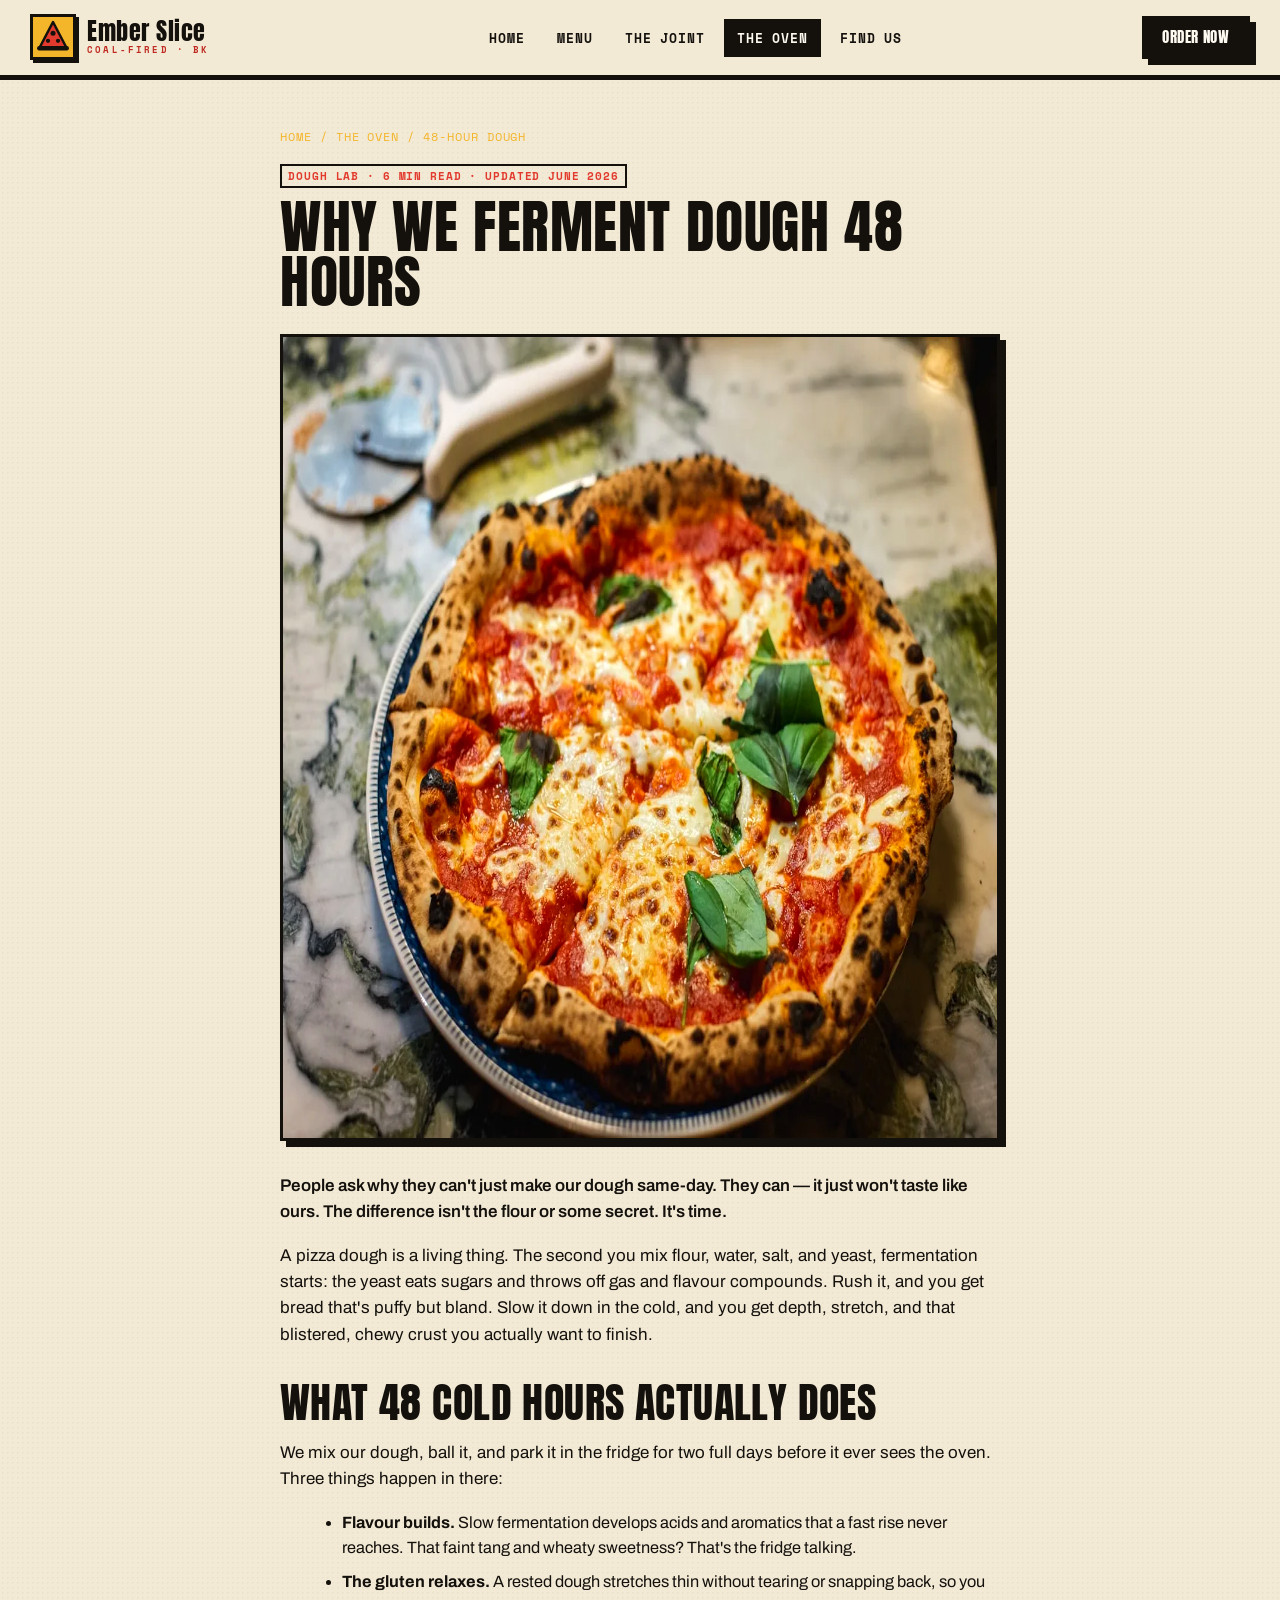
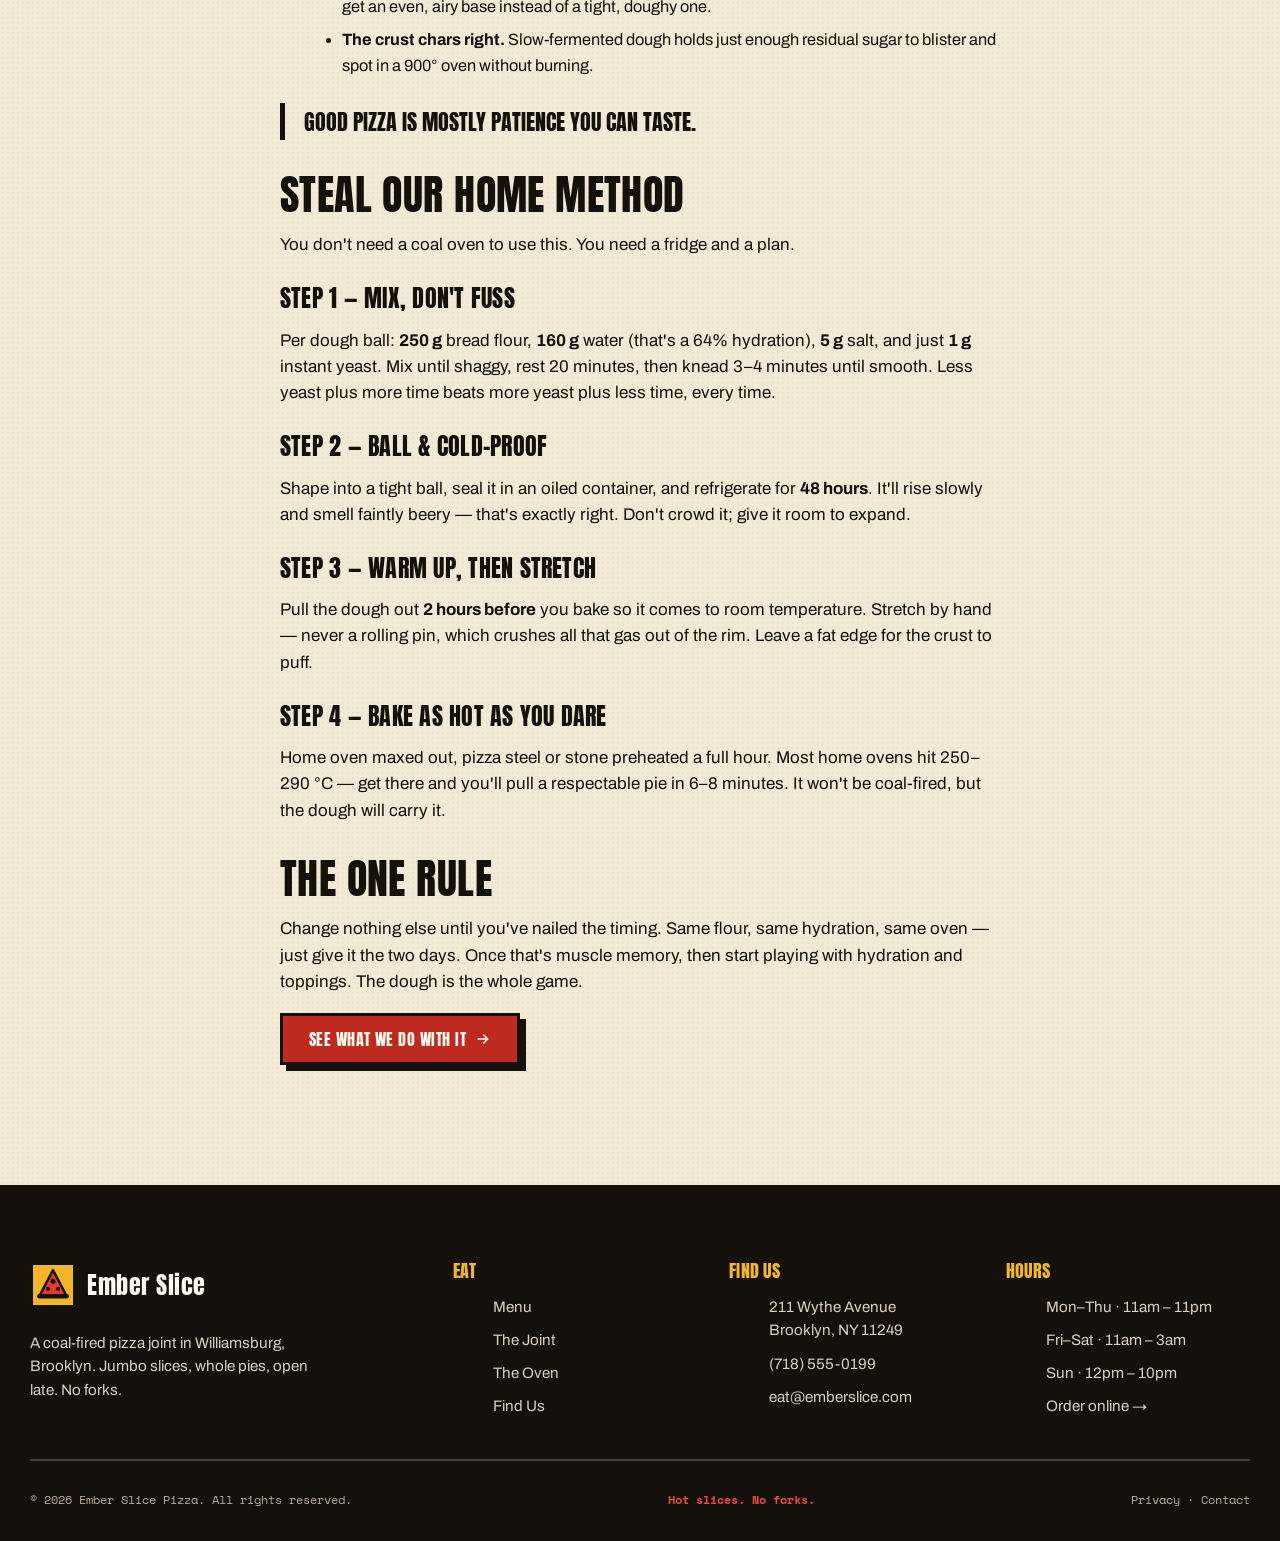
<file: journal-cold-ferment-dough.html>
<!DOCTYPE html>
<html lang="en">
<head>
  <meta charset="UTF-8" />
  <meta name="viewport" content="width=device-width, initial-scale=1" />
  <title>Why We Ferment Dough 48 Hours | Ember Slice</title>
  <meta name="description" content="Our case for a 48-hour cold-fermented pizza dough: what slow proofing does to flavour, texture, and char — plus a home recipe you can steal." />
  <link rel="canonical" href="https://emberslice.com/journal-cold-ferment-dough" />
  <meta name="theme-color" content="#e23b2e" />
  <meta property="og:type" content="article" />
  <meta property="og:site_name" content="Ember Slice" />
  <meta property="og:title" content="Why We Ferment Dough 48 Hours" />
  <meta property="og:description" content="What slow, cold proofing does to flavour, texture, and char — plus a home recipe." />
  <meta property="og:url" content="https://emberslice.com/journal-cold-ferment-dough" />
  <meta property="og:image" content="https://emberslice.com/assets/img/og-image.jpg" />
  <meta property="article:published_time" content="2026-06-18" />
  <meta name="twitter:card" content="summary_large_image" />
  <link rel="icon" href="/assets/img/favicon.ico" sizes="any" />
  <link rel="icon" href="/assets/img/favicon.svg" type="image/svg+xml" />
  <link rel="icon" href="/assets/img/favicon-32.png" type="image/png" sizes="32x32" />
  <link rel="apple-touch-icon" href="/assets/img/apple-touch-icon.png" sizes="180x180" />
  <link rel="manifest" href="/site.webmanifest" />
  <link rel="preconnect" href="https://fonts.googleapis.com" />
  <link rel="preconnect" href="https://fonts.gstatic.com" crossorigin />
  <link href="https://fonts.googleapis.com/css2?family=Anton&family=Archivo:wght@400;500;600;700;800&family=Space+Mono:wght@400;700&display=swap" rel="stylesheet" />
  <link rel="stylesheet" href="/assets/css/styles.min.css?v=20260711b" />
  <script type="application/ld+json">
  {
    "@context":"https://schema.org","@type":"Article",
    "headline":"Why We Ferment Dough 48 Hours",
    "description":"Our case for a 48-hour cold-fermented pizza dough, plus a home recipe.",
    "image":"https://emberslice.com/assets/img/og-image.jpg",
    "datePublished":"2026-06-18","dateModified":"2026-07-11",
    "author":{"@type":"Organization","name":"Ember Slice"},
    "publisher":{"@type":"Organization","name":"Ember Slice","logo":{"@type":"ImageObject","url":"https://emberslice.com/assets/img/favicon.svg"}},
    "mainEntityOfPage":{"@type":"WebPage","@id":"https://emberslice.com/journal-cold-ferment-dough"}
  }
  </script>
  <script type="application/ld+json">
  { "@context":"https://schema.org","@type":"BreadcrumbList","itemListElement":[
    {"@type":"ListItem","position":1,"name":"Home","item":"https://emberslice.com/"},
    {"@type":"ListItem","position":2,"name":"The Oven","item":"https://emberslice.com/journal"},
    {"@type":"ListItem","position":3,"name":"Why We Ferment Dough 48 Hours","item":"https://emberslice.com/journal-cold-ferment-dough"} ] }
  </script>
</head>
<body>
  <a class="skip" href="#main">Skip to content</a>
  <header class="site-header">
    <div class="wrap nav">
      <a class="brand" href="/"><svg class="mark" viewBox="0 0 64 64" aria-hidden="true"><rect width="64" height="64" fill="#f3b52a"/><path d="M32 8 L54 50 H10 Z" fill="#e23b2e" stroke="#14110d" stroke-width="4" stroke-linejoin="round"/><path d="M10 50 H54" fill="none" stroke="#14110d" stroke-width="7" stroke-linecap="round"/><circle cx="32" cy="26" r="4" fill="#14110d"/><circle cx="24" cy="38" r="3.4" fill="#14110d"/><circle cx="40" cy="38" r="3.4" fill="#14110d"/></svg><span>Ember Slice<small>Coal-Fired · BK</small></span></a>
      <ul class="nav-links">
        <li><a href="/">Home</a></li>
        <li><a href="/menu">Menu</a></li>
        <li><a href="/about">The Joint</a></li>
        <li><a href="/journal" aria-current="page">The Oven</a></li>
        <li><a href="/visit">Find Us</a></li>
      </ul>
      <div class="nav-cta"><a class="btn btn--ink" href="/visit#order">Order Now</a><button class="nav-toggle" aria-label="Toggle menu" aria-expanded="false"><span></span></button></div>
    </div>
  </header>

  <main id="main">
    <article class="section section--top-3">
      <div class="wrap article">
        <nav class="crumbs crumbs--spaced" aria-label="Breadcrumb"><a href="/">Home</a> / <a href="/journal">The Oven</a> / 48-Hour Dough</nav>
        <span class="post-meta">Dough Lab · 6 min read · Updated June 2026</span>
        <h1 class="article-title">Why we ferment dough 48 hours</h1>

        <figure class="article-hero">
          <img src="/assets/img/ph-pie-1200.webp" srcset="/assets/img/ph-pie-480.webp 480w, /assets/img/ph-pie-800.webp 800w, /assets/img/ph-pie-1200.webp 1200w" sizes="(max-width: 900px) calc(100vw - 2.4rem), 900px" width="1200" height="801" fetchpriority="high" alt="A coal-fired pizza with a blistered, airy crust" />
        </figure>

        <p class="article-lead">People ask why they can't just make our dough same-day. They can — it just won't taste like ours. The difference isn't the flour or some secret. It's time.</p>

        <p>A pizza dough is a living thing. The second you mix flour, water, salt, and yeast, fermentation starts: the yeast eats sugars and throws off gas and flavour compounds. Rush it, and you get bread that's puffy but bland. Slow it down in the cold, and you get depth, stretch, and that blistered, chewy crust you actually want to finish.</p>

        <h2>What 48 cold hours actually does</h2>
        <p>We mix our dough, ball it, and park it in the fridge for two full days before it ever sees the oven. Three things happen in there:</p>
        <ul>
          <li><strong>Flavour builds.</strong> Slow fermentation develops acids and aromatics that a fast rise never reaches. That faint tang and wheaty sweetness? That's the fridge talking.</li>
          <li><strong>The gluten relaxes.</strong> A rested dough stretches thin without tearing or snapping back, so you get an even, airy base instead of a tight, doughy one.</li>
          <li><strong>The crust chars right.</strong> Slow-fermented dough holds just enough residual sugar to blister and spot in a 900° oven without burning.</li>
        </ul>

        <blockquote>Good pizza is mostly patience you can taste.</blockquote>

        <h2>Steal our home method</h2>
        <p>You don't need a coal oven to use this. You need a fridge and a plan.</p>

        <h3>Step 1 — Mix, don't fuss</h3>
        <p>Per dough ball: <strong>250&nbsp;g</strong> bread flour, <strong>160&nbsp;g</strong> water (that's a 64% hydration), <strong>5&nbsp;g</strong> salt, and just <strong>1&nbsp;g</strong> instant yeast. Mix until shaggy, rest 20 minutes, then knead 3–4 minutes until smooth. Less yeast plus more time beats more yeast plus less time, every time.</p>

        <h3>Step 2 — Ball &amp; cold-proof</h3>
        <p>Shape into a tight ball, seal it in an oiled container, and refrigerate for <strong>48 hours</strong>. It'll rise slowly and smell faintly beery — that's exactly right. Don't crowd it; give it room to expand.</p>

        <h3>Step 3 — Warm up, then stretch</h3>
        <p>Pull the dough out <strong>2 hours before</strong> you bake so it comes to room temperature. Stretch by hand — never a rolling pin, which crushes all that gas out of the rim. Leave a fat edge for the crust to puff.</p>

        <h3>Step 4 — Bake as hot as you dare</h3>
        <p>Home oven maxed out, pizza steel or stone preheated a full hour. Most home ovens hit 250–290&nbsp;°C — get there and you'll pull a respectable pie in 6–8 minutes. It won't be coal-fired, but the dough will carry it.</p>

        <h2>The one rule</h2>
        <p>Change nothing else until you've nailed the timing. Same flour, same hydration, same oven — just give it the two days. Once that's muscle memory, then start playing with hydration and toppings. The dough is the whole game.</p>

        <p class="mt-2"><a class="btn" href="/menu">See what we do with it <svg class="arw" width="16" height="16" viewBox="0 0 24 24" fill="none" stroke="currentColor" stroke-width="2.6" aria-hidden="true"><path d="M5 12h14M13 6l6 6-6 6" stroke-linecap="round" stroke-linejoin="round"/></svg></a></p>
      </div>
    </article>
  </main>

  <footer class="site-footer">
    <div class="wrap">
      <div class="foot-grid">
        <div>
          <a class="brand" href="/"><svg class="mark" viewBox="0 0 64 64" aria-hidden="true"><rect width="64" height="64" fill="#f3b52a"/><path d="M32 8 L54 50 H10 Z" fill="#e23b2e" stroke="#14110d" stroke-width="4" stroke-linejoin="round"/><path d="M10 50 H54" fill="none" stroke="#14110d" stroke-width="7" stroke-linecap="round"/><circle cx="32" cy="26" r="4" fill="#14110d"/><circle cx="24" cy="38" r="3.4" fill="#14110d"/><circle cx="40" cy="38" r="3.4" fill="#14110d"/></svg><span>Ember Slice</span></a>
          <p class="foot-about">A coal-fired pizza joint in Williamsburg, Brooklyn. Jumbo slices, whole pies, open late. No forks.</p>
        </div>
        <div class="foot-col"><h3>Eat</h3><ul><li><a href="/menu">Menu</a></li><li><a href="/about">The Joint</a></li><li><a href="/journal">The Oven</a></li><li><a href="/visit">Find Us</a></li></ul></div>
        <div class="foot-col"><h3>Find Us</h3><ul><li><a href="https://maps.google.com/?q=211+Wythe+Ave+Brooklyn+NY" rel="noopener">211 Wythe Avenue<br/>Brooklyn, NY 11249</a></li><li><a href="tel:+17185550199">(718) 555-0199</a></li><li><a href="mailto:eat@emberslice.com">eat@emberslice.com</a></li></ul></div>
        <div class="foot-col"><h3>Hours</h3><ul><li>Mon–Thu · 11am – 11pm</li><li>Fri–Sat · 11am – 3am</li><li>Sun · 12pm – 10pm</li><li><a href="/visit#order">Order online →</a></li></ul></div>
      </div>
      <div class="foot-bottom">
        <span>© <span data-year>2026</span> Ember Slice Pizza. All rights reserved.</span>
        <span class="sig-line">Hot slices. No forks.</span>
        <span><a href="/privacy">Privacy</a> · <a href="/visit">Contact</a></span>
      </div>
    </div>
  </footer>
  <script src="/assets/js/main.min.js?v=20260711" defer></script>
</body>
</html>
</file>
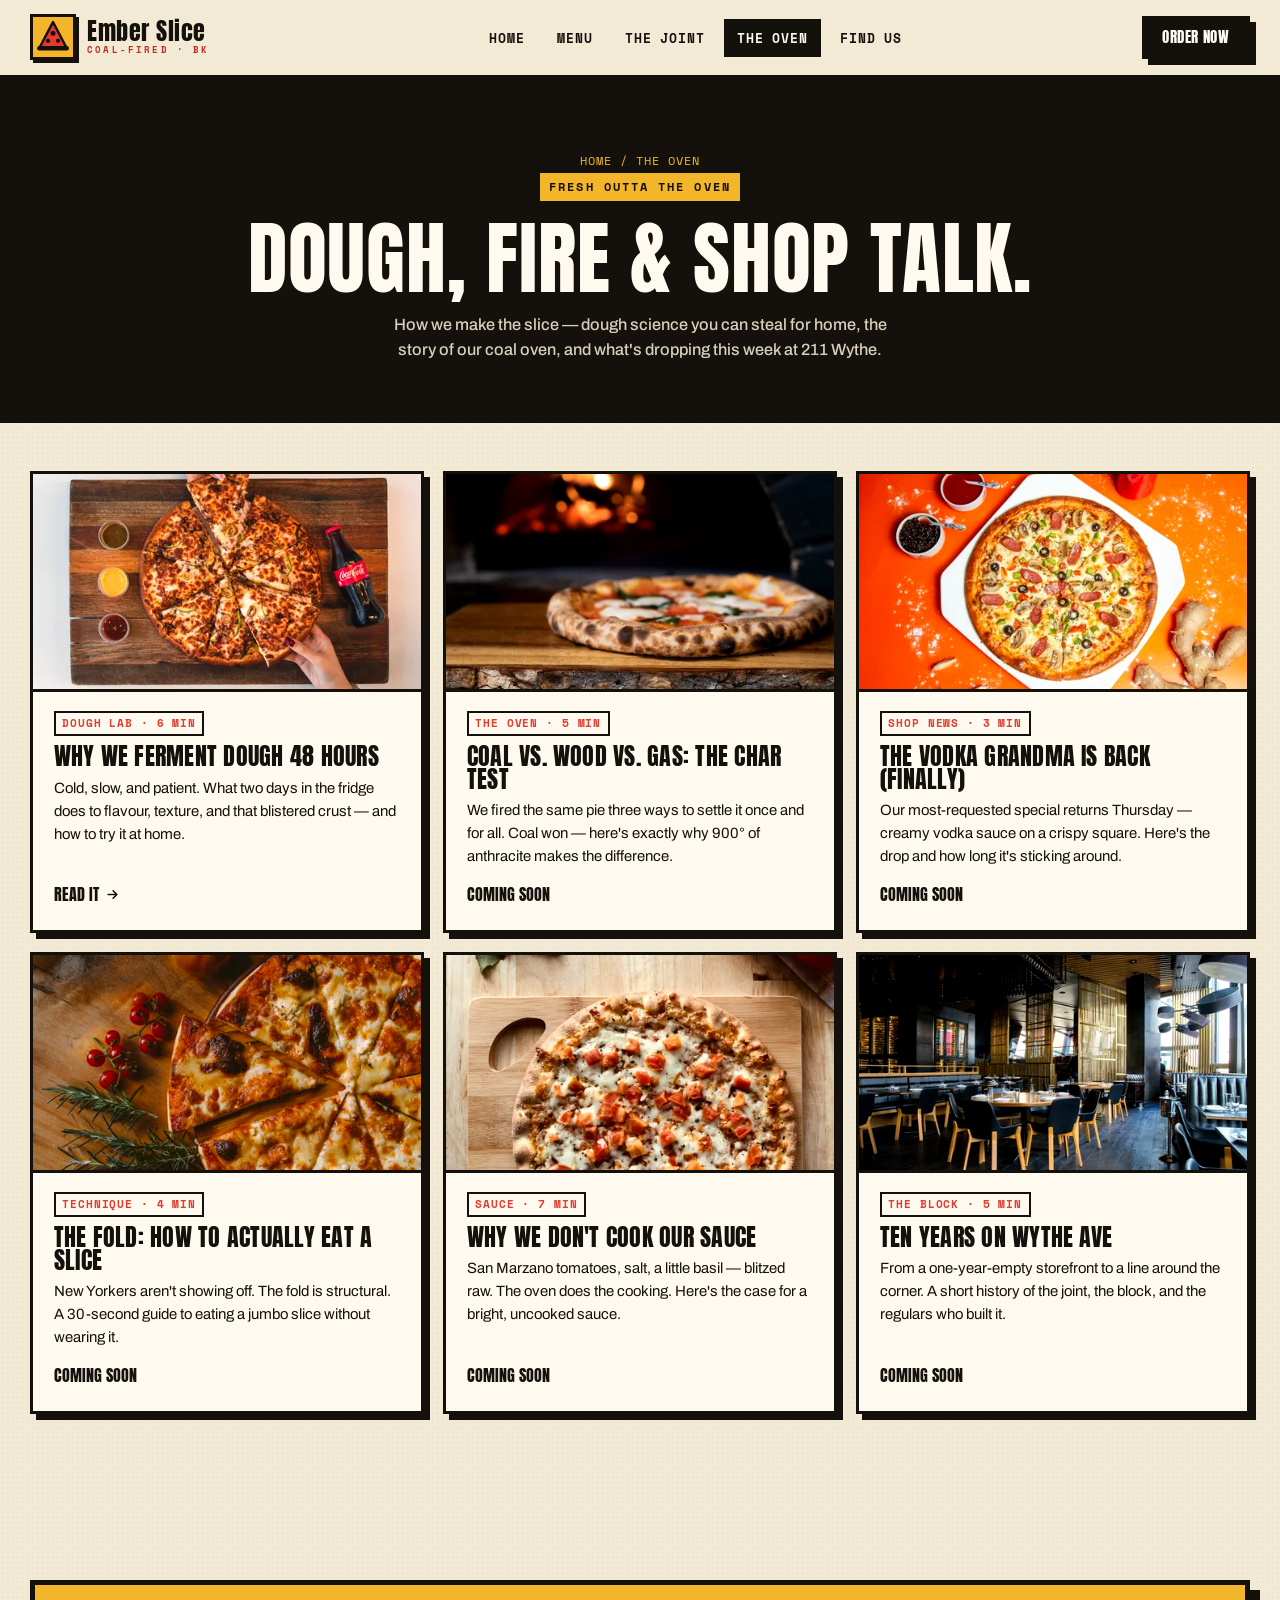
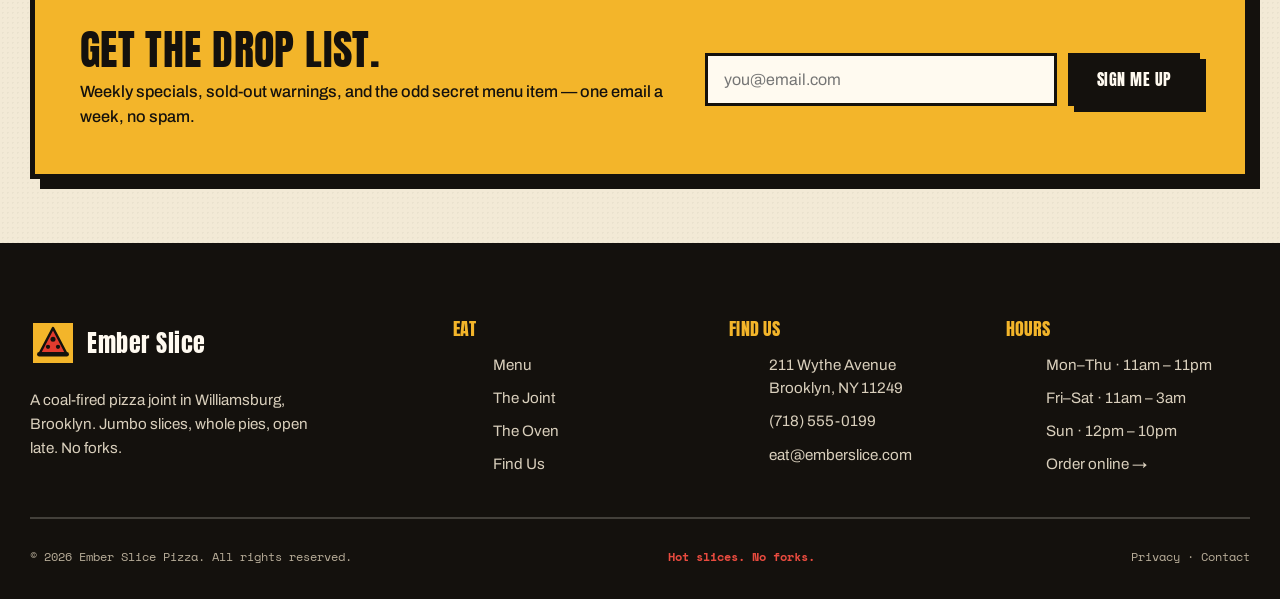
<file: journal.html>
<!DOCTYPE html>
<html lang="en">
<head>
  <meta charset="UTF-8" />
  <meta name="viewport" content="width=device-width, initial-scale=1" />
  <title>The Oven | Ember Slice — Dough Science, Sauce &amp; Shop News</title>
  <meta name="description" content="The Oven: dough science, sauce secrets, and news from Ember Slice, the coal-fired pizza joint in Williamsburg, Brooklyn. Learn how we make the slice." />
  <link rel="canonical" href="https://emberslice.com/journal" />
  <meta name="theme-color" content="#e23b2e" />
  <meta property="og:type" content="website" />
  <meta property="og:site_name" content="Ember Slice" />
  <meta property="og:title" content="The Oven | Ember Slice" />
  <meta property="og:description" content="Dough science, sauce secrets, and shop news from our Brooklyn pizza joint." />
  <meta property="og:url" content="https://emberslice.com/journal" />
  <meta property="og:image" content="https://emberslice.com/assets/img/og-image.jpg" />
  <meta name="twitter:card" content="summary_large_image" />
  <link rel="icon" href="/assets/img/favicon.ico" sizes="any" />
  <link rel="icon" href="/assets/img/favicon.svg" type="image/svg+xml" />
  <link rel="icon" href="/assets/img/favicon-32.png" type="image/png" sizes="32x32" />
  <link rel="apple-touch-icon" href="/assets/img/apple-touch-icon.png" sizes="180x180" />
  <link rel="manifest" href="/site.webmanifest" />
  <link rel="preconnect" href="https://fonts.googleapis.com" />
  <link rel="preconnect" href="https://fonts.gstatic.com" crossorigin />
  <link href="https://fonts.googleapis.com/css2?family=Anton&family=Archivo:wght@400;500;600;700;800&family=Space+Mono:wght@400;700&display=swap" rel="stylesheet" />
  <link rel="stylesheet" href="/assets/css/styles.min.css?v=20260711b" />
  <script type="application/ld+json">
  { "@context":"https://schema.org","@type":"Blog","name":"The Oven — Ember Slice","url":"https://emberslice.com/journal",
    "publisher":{"@type":"Organization","name":"Ember Slice"} }
  </script>
</head>
<body>
  <a class="skip" href="#main">Skip to content</a>
  <header class="site-header">
    <div class="wrap nav">
      <a class="brand" href="/"><svg class="mark" viewBox="0 0 64 64" aria-hidden="true"><rect width="64" height="64" fill="#f3b52a"/><path d="M32 8 L54 50 H10 Z" fill="#e23b2e" stroke="#14110d" stroke-width="4" stroke-linejoin="round"/><path d="M10 50 H54" fill="none" stroke="#14110d" stroke-width="7" stroke-linecap="round"/><circle cx="32" cy="26" r="4" fill="#14110d"/><circle cx="24" cy="38" r="3.4" fill="#14110d"/><circle cx="40" cy="38" r="3.4" fill="#14110d"/></svg><span>Ember Slice<small>Coal-Fired · BK</small></span></a>
      <ul class="nav-links">
        <li><a href="/">Home</a></li>
        <li><a href="/menu">Menu</a></li>
        <li><a href="/about">The Joint</a></li>
        <li><a href="/journal" aria-current="page">The Oven</a></li>
        <li><a href="/visit">Find Us</a></li>
      </ul>
      <div class="nav-cta"><a class="btn btn--ink" href="/visit#order">Order Now</a><button class="nav-toggle" aria-label="Toggle menu" aria-expanded="false"><span></span></button></div>
    </div>
  </header>

  <main id="main">
    <section class="page-hero">
      <div class="wrap">
        <nav class="crumbs" aria-label="Breadcrumb"><a href="/">Home</a> / The Oven</nav>
        <span class="eyebrow eyebrow--center">Fresh outta the oven</span>
        <h1>Dough, fire &amp; shop talk.</h1>
        <p>How we make the slice — dough science you can steal for home, the story of our coal oven, and what's dropping this week at 211 Wythe.</p>
      </div>
    </section>

    <section class="section section--top-3">
      <div class="wrap">
        <div class="posts">
          <article class="post reveal">
            <a href="/journal-cold-ferment-dough" class="post-art" aria-label="Read: Why we ferment our dough for 48 hours"><img src="/assets/img/ph-dough-800.webp" srcset="/assets/img/ph-dough-480.webp 480w, /assets/img/ph-dough-800.webp 800w, /assets/img/ph-dough-1000.webp 1000w" sizes="(max-width: 760px) calc(100vw - 2.4rem), 33vw" width="800" height="640" loading="lazy" decoding="async" alt="Hands reaching for slices of a fresh pizza" /></a>
            <div class="post-body">
              <span class="post-meta">Dough Lab · 6 min</span>
              <h3><a href="/journal-cold-ferment-dough">Why we ferment dough 48 hours</a></h3>
              <p>Cold, slow, and patient. What two days in the fridge does to flavour, texture, and that blistered crust — and how to try it at home.</p>
              <a class="read" href="/journal-cold-ferment-dough">Read it <svg class="arw" width="15" height="15" viewBox="0 0 24 24" fill="none" stroke="currentColor" stroke-width="2.6" aria-hidden="true"><path d="M5 12h14M13 6l6 6-6 6" stroke-linecap="round" stroke-linejoin="round"/></svg></a>
            </div>
          </article>

          <article class="post reveal">
            <div class="post-art"><img src="/assets/img/ph-oven-800.webp" srcset="/assets/img/ph-oven-480.webp 480w, /assets/img/ph-oven-800.webp 800w, /assets/img/ph-oven-1200.webp 1200w" sizes="(max-width: 760px) calc(100vw - 2.4rem), 33vw" width="800" height="534" loading="lazy" decoding="async" alt="The glowing coal oven" /></div>
            <div class="post-body">
              <span class="post-meta">The Oven · 5 min</span>
              <h3>Coal vs. wood vs. gas: the char test</h3>
              <p>We fired the same pie three ways to settle it once and for all. Coal won — here's exactly why 900° of anthracite makes the difference.</p>
              <span class="read">Coming soon</span>
            </div>
          </article>

          <article class="post reveal">
            <div class="post-art"><img src="/assets/img/ph-square-800.webp" srcset="/assets/img/ph-square-480.webp 480w, /assets/img/ph-square-800.webp 800w, /assets/img/ph-square-1000.webp 1000w" sizes="(max-width: 760px) calc(100vw - 2.4rem), 33vw" width="800" height="534" loading="lazy" decoding="async" alt="A loaded pizza fresh out of the oven" /></div>
            <div class="post-body">
              <span class="post-meta">Shop News · 3 min</span>
              <h3>The Vodka Grandma is back (finally)</h3>
              <p>Our most-requested special returns Thursday — creamy vodka sauce on a crispy square. Here's the drop and how long it's sticking around.</p>
              <span class="read">Coming soon</span>
            </div>
          </article>

          <article class="post reveal">
            <div class="post-art"><img src="/assets/img/ph-slice-cheese-800.webp" srcset="/assets/img/ph-slice-cheese-480.webp 480w, /assets/img/ph-slice-cheese-800.webp 800w, /assets/img/ph-slice-cheese-1000.webp 1000w" sizes="(max-width: 760px) calc(100vw - 2.4rem), 33vw" width="800" height="534" loading="lazy" decoding="async" alt="A cheese slice being folded" /></div>
            <div class="post-body">
              <span class="post-meta">Technique · 4 min</span>
              <h3>The fold: how to actually eat a slice</h3>
              <p>New Yorkers aren't showing off. The fold is structural. A 30-second guide to eating a jumbo slice without wearing it.</p>
              <span class="read">Coming soon</span>
            </div>
          </article>

          <article class="post reveal">
            <div class="post-art"><img src="/assets/img/ph-whitepie-800.webp" srcset="/assets/img/ph-whitepie-480.webp 480w, /assets/img/ph-whitepie-800.webp 800w, /assets/img/ph-whitepie-1000.webp 1000w" sizes="(max-width: 760px) calc(100vw - 2.4rem), 33vw" width="800" height="1085" loading="lazy" decoding="async" alt="A pale white pizza with fresh tomato" /></div>
            <div class="post-body">
              <span class="post-meta">Sauce · 7 min</span>
              <h3>Why we don't cook our sauce</h3>
              <p>San Marzano tomatoes, salt, a little basil — blitzed raw. The oven does the cooking. Here's the case for a bright, uncooked sauce.</p>
              <span class="read">Coming soon</span>
            </div>
          </article>

          <article class="post reveal">
            <div class="post-art"><img src="/assets/img/ph-counter-800.webp" srcset="/assets/img/ph-counter-480.webp 480w, /assets/img/ph-counter-800.webp 800w, /assets/img/ph-counter-1200.webp 1200w" sizes="(max-width: 760px) calc(100vw - 2.4rem), 33vw" width="800" height="534" loading="lazy" decoding="async" alt="The counter at Ember Slice" /></div>
            <div class="post-body">
              <span class="post-meta">The Block · 5 min</span>
              <h3>Ten years on Wythe Ave</h3>
              <p>From a one-year-empty storefront to a line around the corner. A short history of the joint, the block, and the regulars who built it.</p>
              <span class="read">Coming soon</span>
            </div>
          </article>
        </div>
      </div>
    </section>

    <section class="section section--tight">
      <div class="wrap">
        <div class="newsletter reveal">
          <div>
            <h2>Get the drop list.</h2>
            <p>Weekly specials, sold-out warnings, and the odd secret menu item — one email a week, no spam.</p>
          </div>
          <form data-demo-form>
            <input type="email" name="email" placeholder="you@email.com" required aria-label="Email address" />
            <button class="btn btn--ink" type="submit">Sign me up</button>
            <div class="form-success form-success--full" role="status">You're on the list — see you in your inbox.</div>
          </form>
        </div>
      </div>
    </section>
  </main>

  <footer class="site-footer">
    <div class="wrap">
      <div class="foot-grid">
        <div>
          <a class="brand" href="/"><svg class="mark" viewBox="0 0 64 64" aria-hidden="true"><rect width="64" height="64" fill="#f3b52a"/><path d="M32 8 L54 50 H10 Z" fill="#e23b2e" stroke="#14110d" stroke-width="4" stroke-linejoin="round"/><path d="M10 50 H54" fill="none" stroke="#14110d" stroke-width="7" stroke-linecap="round"/><circle cx="32" cy="26" r="4" fill="#14110d"/><circle cx="24" cy="38" r="3.4" fill="#14110d"/><circle cx="40" cy="38" r="3.4" fill="#14110d"/></svg><span>Ember Slice</span></a>
          <p class="foot-about">A coal-fired pizza joint in Williamsburg, Brooklyn. Jumbo slices, whole pies, open late. No forks.</p>
        </div>
        <div class="foot-col"><h3>Eat</h3><ul><li><a href="/menu">Menu</a></li><li><a href="/about">The Joint</a></li><li><a href="/journal">The Oven</a></li><li><a href="/visit">Find Us</a></li></ul></div>
        <div class="foot-col"><h3>Find Us</h3><ul><li><a href="https://maps.google.com/?q=211+Wythe+Ave+Brooklyn+NY" rel="noopener">211 Wythe Avenue<br/>Brooklyn, NY 11249</a></li><li><a href="tel:+17185550199">(718) 555-0199</a></li><li><a href="mailto:eat@emberslice.com">eat@emberslice.com</a></li></ul></div>
        <div class="foot-col"><h3>Hours</h3><ul><li>Mon–Thu · 11am – 11pm</li><li>Fri–Sat · 11am – 3am</li><li>Sun · 12pm – 10pm</li><li><a href="/visit#order">Order online →</a></li></ul></div>
      </div>
      <div class="foot-bottom">
        <span>© <span data-year>2026</span> Ember Slice Pizza. All rights reserved.</span>
        <span class="sig-line">Hot slices. No forks.</span>
        <span><a href="/privacy">Privacy</a> · <a href="/visit">Contact</a></span>
      </div>
    </div>
  </footer>
  <script src="/assets/js/main.min.js?v=20260711" defer></script>
</body>
</html>
</file>
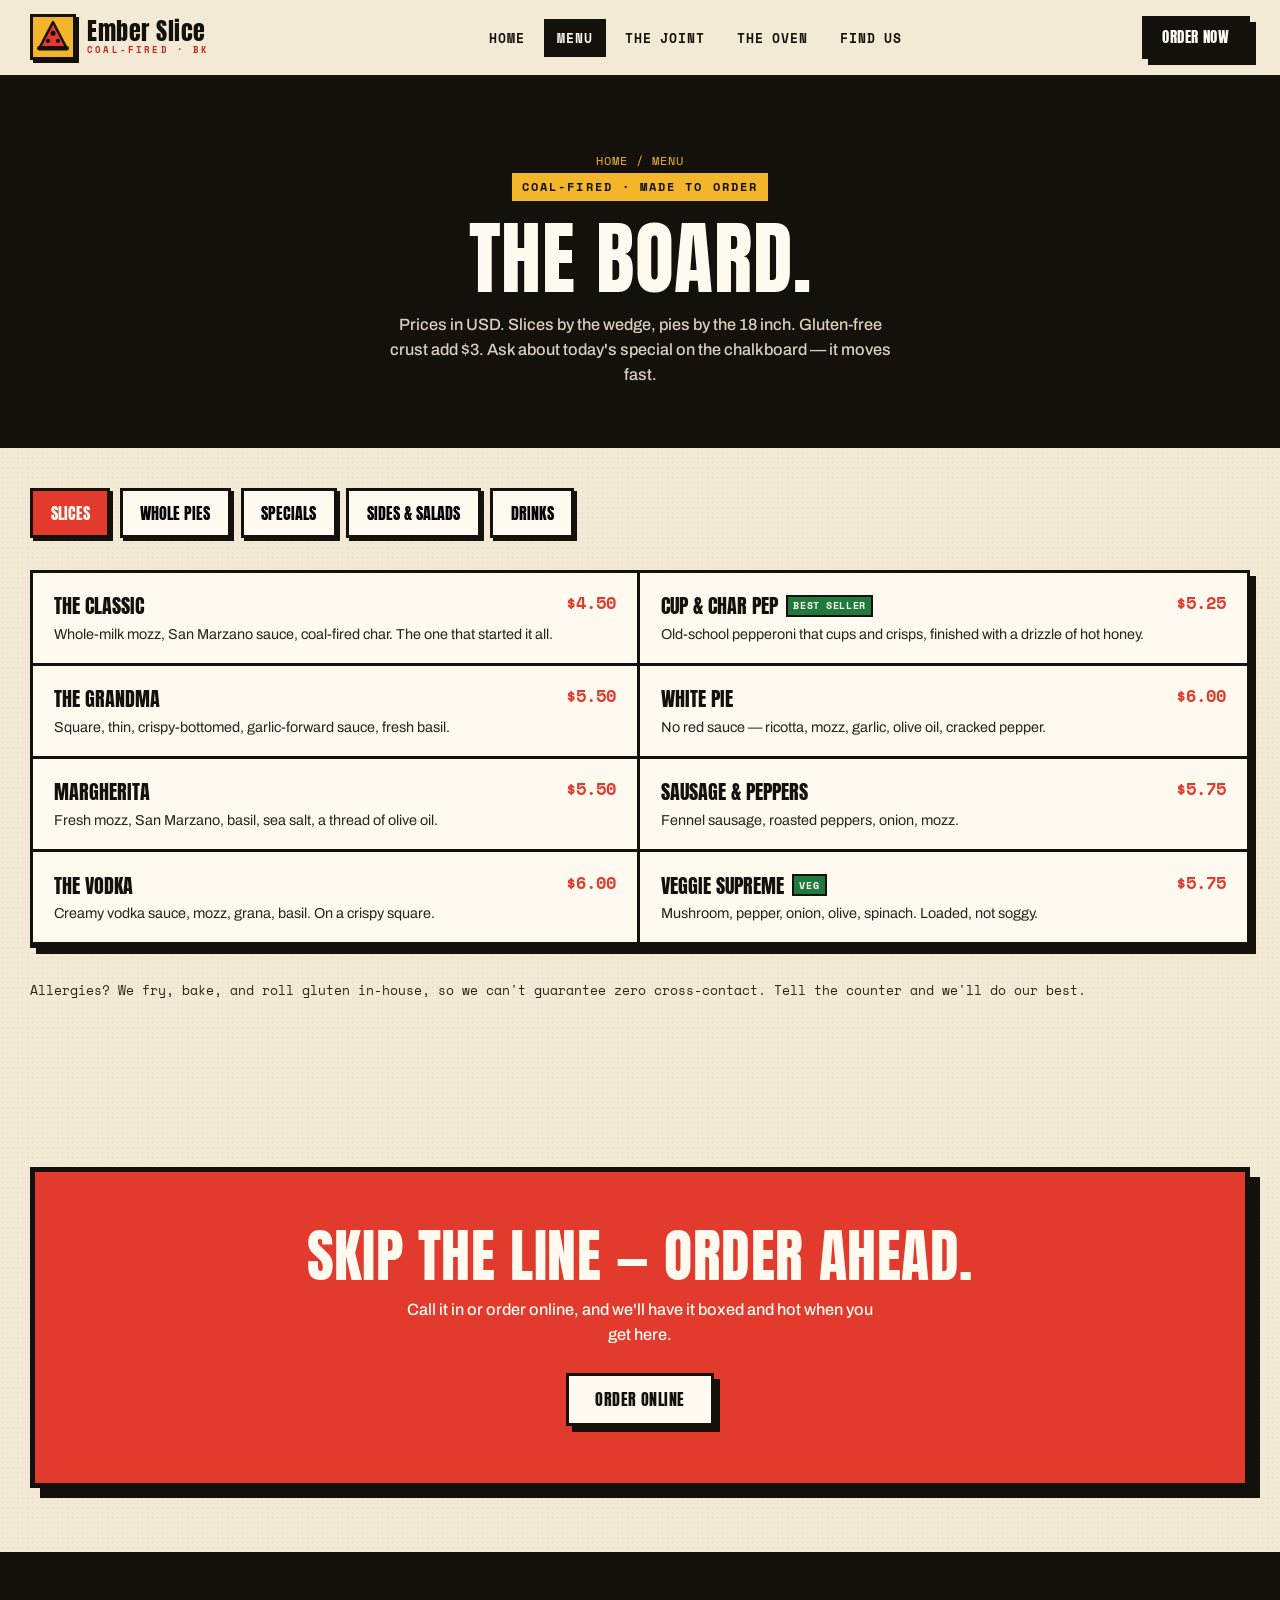
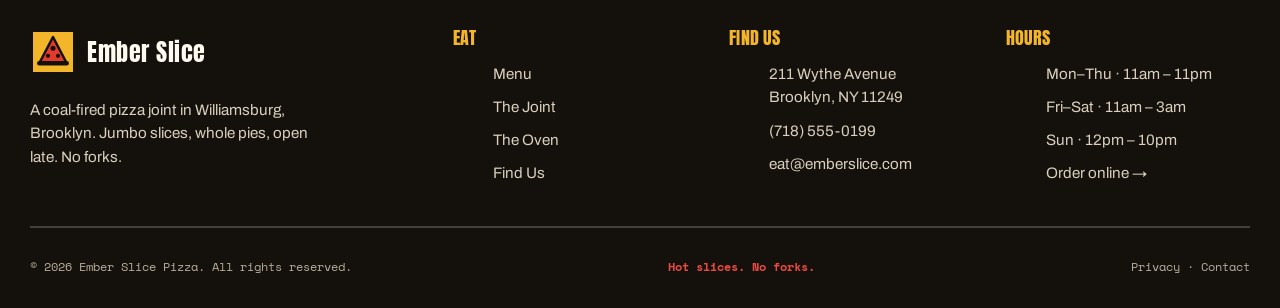
<file: menu.html>
<!DOCTYPE html>
<html lang="en">
<head>
  <meta charset="UTF-8" />
  <meta name="viewport" content="width=device-width, initial-scale=1" />
  <title>Menu | Ember Slice — Slices, Whole Pies, Sides &amp; Drinks</title>
  <meta name="description" content="Explore Ember Slice's Brooklyn pizza menu: coal-fired slices, whole pies, garlic knots, salads, drinks, cup-and-char pepperoni, and white pies." />
  <link rel="canonical" href="https://emberslice.com/menu" />
  <meta name="theme-color" content="#e23b2e" />

  <meta property="og:type" content="website" />
  <meta property="og:site_name" content="Ember Slice" />
  <meta property="og:title" content="Menu | Ember Slice" />
  <meta property="og:description" content="Coal-fired slices, whole pies, garlic knots, and drinks in Williamsburg, Brooklyn." />
  <meta property="og:url" content="https://emberslice.com/menu" />
  <meta property="og:image" content="https://emberslice.com/assets/img/og-image.jpg" />
  <meta name="twitter:card" content="summary_large_image" />

  <link rel="icon" href="/assets/img/favicon.ico" sizes="any" />
  <link rel="icon" href="/assets/img/favicon.svg" type="image/svg+xml" />
  <link rel="icon" href="/assets/img/favicon-32.png" type="image/png" sizes="32x32" />
  <link rel="apple-touch-icon" href="/assets/img/apple-touch-icon.png" sizes="180x180" />
  <link rel="manifest" href="/site.webmanifest" />
  <link rel="preconnect" href="https://fonts.googleapis.com" />
  <link rel="preconnect" href="https://fonts.gstatic.com" crossorigin />
  <link href="https://fonts.googleapis.com/css2?family=Anton&family=Archivo:wght@400;500;600;700;800&family=Space+Mono:wght@400;700&display=swap" rel="stylesheet" />
  <link rel="stylesheet" href="/assets/css/styles.min.css?v=20260711b" />

  <script type="application/ld+json">
  {
    "@context": "https://schema.org",
    "@type": "Menu",
    "name": "Ember Slice Menu",
    "url": "https://emberslice.com/menu",
    "hasMenuSection": [
      { "@type": "MenuSection", "name": "Slices", "hasMenuItem": [
        { "@type": "MenuItem", "name": "The Classic", "offers": { "@type": "Offer", "price": "4.50", "priceCurrency": "USD" } },
        { "@type": "MenuItem", "name": "Cup & Char Pepperoni", "offers": { "@type": "Offer", "price": "5.25", "priceCurrency": "USD" } },
        { "@type": "MenuItem", "name": "The Grandma", "offers": { "@type": "Offer", "price": "5.50", "priceCurrency": "USD" } },
        { "@type": "MenuItem", "name": "White Pie Slice", "offers": { "@type": "Offer", "price": "6.00", "priceCurrency": "USD" } } ] },
      { "@type": "MenuSection", "name": "Whole Pies", "hasMenuItem": [
        { "@type": "MenuItem", "name": "18\" Classic Pie", "offers": { "@type": "Offer", "price": "26.00", "priceCurrency": "USD" } },
        { "@type": "MenuItem", "name": "18\" Pepperoni Pie", "offers": { "@type": "Offer", "price": "30.00", "priceCurrency": "USD" } } ] }
    ]
  }
  </script>
  <script type="application/ld+json">
  {
    "@context": "https://schema.org",
    "@type": "BreadcrumbList",
    "itemListElement": [
      { "@type": "ListItem", "position": 1, "name": "Home", "item": "https://emberslice.com/" },
      { "@type": "ListItem", "position": 2, "name": "Menu", "item": "https://emberslice.com/menu" }
    ]
  }
  </script>
</head>
<body>
  <a class="skip" href="#main">Skip to content</a>
  <header class="site-header">
    <div class="wrap nav">
      <a class="brand" href="/">
        <svg class="mark" viewBox="0 0 64 64" aria-hidden="true"><rect width="64" height="64" fill="#f3b52a"/><path d="M32 8 L54 50 H10 Z" fill="#e23b2e" stroke="#14110d" stroke-width="4" stroke-linejoin="round"/><path d="M10 50 H54" fill="none" stroke="#14110d" stroke-width="7" stroke-linecap="round"/><circle cx="32" cy="26" r="4" fill="#14110d"/><circle cx="24" cy="38" r="3.4" fill="#14110d"/><circle cx="40" cy="38" r="3.4" fill="#14110d"/></svg>
        <span>Ember Slice<small>Coal-Fired · BK</small></span>
      </a>
      <ul class="nav-links">
        <li><a href="/">Home</a></li>
        <li><a href="/menu" aria-current="page">Menu</a></li>
        <li><a href="/about">The Joint</a></li>
        <li><a href="/journal">The Oven</a></li>
        <li><a href="/visit">Find Us</a></li>
      </ul>
      <div class="nav-cta"><a class="btn btn--ink" href="/visit#order">Order Now</a><button class="nav-toggle" aria-label="Toggle menu" aria-expanded="false"><span></span></button></div>
    </div>
  </header>

  <main id="main">
    <section class="page-hero">
      <div class="wrap">
        <nav class="crumbs" aria-label="Breadcrumb"><a href="/">Home</a> / Menu</nav>
        <span class="eyebrow eyebrow--center">Coal-fired · Made to order</span>
        <h1>The board.</h1>
        <p>Prices in USD. Slices by the wedge, pies by the 18 inch. Gluten-free crust add $3. Ask about today's special on the chalkboard — it moves fast.</p>
      </div>
    </section>

    <section class="section section--top-2-5">
      <div class="wrap">
        <div class="menu-tabs" role="tablist" aria-label="Menu categories">
          <button data-menu-tab="slices" role="tab" aria-selected="true">Slices</button>
          <button data-menu-tab="pies" role="tab" aria-selected="false">Whole Pies</button>
          <button data-menu-tab="specials" role="tab" aria-selected="false">Specials</button>
          <button data-menu-tab="sides" role="tab" aria-selected="false">Sides &amp; Salads</button>
          <button data-menu-tab="drinks" role="tab" aria-selected="false">Drinks</button>
        </div>

        <!-- Slices -->
        <div data-menu-panel="slices" role="tabpanel">
          <div class="menu-list">
            <div class="menu-item"><span class="mi-name">The Classic</span><span class="mi-price">$4.50</span><span class="mi-desc">Whole-milk mozz, San Marzano sauce, coal-fired char. The one that started it all.</span></div>
            <div class="menu-item"><span class="mi-name">Cup &amp; Char Pep <span class="mi-tag">Best seller</span></span><span class="mi-price">$5.25</span><span class="mi-desc">Old-school pepperoni that cups and crisps, finished with a drizzle of hot honey.</span></div>
            <div class="menu-item"><span class="mi-name">The Grandma</span><span class="mi-price">$5.50</span><span class="mi-desc">Square, thin, crispy-bottomed, garlic-forward sauce, fresh basil.</span></div>
            <div class="menu-item"><span class="mi-name">White Pie</span><span class="mi-price">$6.00</span><span class="mi-desc">No red sauce — ricotta, mozz, garlic, olive oil, cracked pepper.</span></div>
            <div class="menu-item"><span class="mi-name">Margherita</span><span class="mi-price">$5.50</span><span class="mi-desc">Fresh mozz, San Marzano, basil, sea salt, a thread of olive oil.</span></div>
            <div class="menu-item"><span class="mi-name">Sausage &amp; Peppers</span><span class="mi-price">$5.75</span><span class="mi-desc">Fennel sausage, roasted peppers, onion, mozz.</span></div>
            <div class="menu-item"><span class="mi-name">The Vodka</span><span class="mi-price">$6.00</span><span class="mi-desc">Creamy vodka sauce, mozz, grana, basil. On a crispy square.</span></div>
            <div class="menu-item"><span class="mi-name">Veggie Supreme <span class="mi-tag">Veg</span></span><span class="mi-price">$5.75</span><span class="mi-desc">Mushroom, pepper, onion, olive, spinach. Loaded, not soggy.</span></div>
          </div>
        </div>

        <!-- Whole pies -->
        <div data-menu-panel="pies" role="tabpanel" hidden>
          <div class="menu-list">
            <div class="menu-item"><span class="mi-name">18" Classic</span><span class="mi-price">$26</span><span class="mi-desc">Mozz, San Marzano, char. Feeds three to four hungry people.</span></div>
            <div class="menu-item"><span class="mi-name">18" Pepperoni <span class="mi-tag">Popular</span></span><span class="mi-price">$30</span><span class="mi-desc">Cup-and-char pepperoni edge to edge, hot honey optional.</span></div>
            <div class="menu-item"><span class="mi-name">18" Margherita</span><span class="mi-price">$28</span><span class="mi-desc">Fresh mozz, basil, San Marzano, olive oil.</span></div>
            <div class="menu-item"><span class="mi-name">18" White Pie</span><span class="mi-price">$32</span><span class="mi-desc">Ricotta, mozz, garlic, pepper. No red sauce.</span></div>
            <div class="menu-item"><span class="mi-name">Grandma Tray <span class="mi-tag">Square</span></span><span class="mi-price">$34</span><span class="mi-desc">Full crispy square tray, cut into 12. Garlic-forward sauce, basil.</span></div>
            <div class="menu-item"><span class="mi-name">Build Your Own</span><span class="mi-price">$26+</span><span class="mi-desc">Start with a Classic, add toppings $3 each. Go nuts.</span></div>
          </div>
        </div>

        <!-- Specials -->
        <div data-menu-panel="specials" role="tabpanel" hidden>
          <div class="menu-list">
            <div class="menu-item"><span class="mi-name">Vodka Grandma <span class="mi-tag">Thursdays</span></span><span class="mi-price">$6.50</span><span class="mi-desc">Creamy vodka sauce on our crispy square. Back by demand.</span></div>
            <div class="menu-item"><span class="mi-name">Hot Honey Soppressata</span><span class="mi-price">$6.25</span><span class="mi-desc">Spicy soppressata, mozz, chili, local hot honey.</span></div>
            <div class="menu-item"><span class="mi-name">Clam Pie <span class="mi-tag">Weekends</span></span><span class="mi-price">$7.00</span><span class="mi-desc">Fresh clams, garlic, oregano, olive oil, grana. New Haven style.</span></div>
            <div class="menu-item"><span class="mi-name">Detroit Pepperoni</span><span class="mi-price">$6.50</span><span class="mi-desc">Thick, cheesy edges, racing stripes of sauce on top.</span></div>
            <div class="menu-item"><span class="mi-name">Seasonal Veg</span><span class="mi-price">$6.00</span><span class="mi-desc">Whatever's good at the market this week. Ask the counter.</span></div>
          </div>
        </div>

        <!-- Sides -->
        <div data-menu-panel="sides" role="tabpanel" hidden>
          <div class="menu-list">
            <div class="menu-item"><span class="mi-name">Garlic Knots <span class="mi-tag">6 pc</span></span><span class="mi-price">$5.00</span><span class="mi-desc">Hand-tied, brushed with garlic butter and grana. Marinara to dip.</span></div>
            <div class="menu-item"><span class="mi-name">Meatballs</span><span class="mi-price">$8.00</span><span class="mi-desc">Three, in San Marzano gravy with ricotta and basil.</span></div>
            <div class="menu-item"><span class="mi-name">Caesar</span><span class="mi-price">$9.00</span><span class="mi-desc">Romaine, house dressing, grana, sourdough croutons.</span></div>
            <div class="menu-item"><span class="mi-name">Chopped Italian</span><span class="mi-price">$10.00</span><span class="mi-desc">Salami, provolone, chickpeas, pepperoncini, red-wine vin.</span></div>
            <div class="menu-item"><span class="mi-name">Roasted Peppers</span><span class="mi-price">$6.00</span><span class="mi-desc">Charred, marinated in garlic and oil. Bread on the side.</span></div>
            <div class="menu-item"><span class="mi-name">Cannoli <span class="mi-tag">Vegetarian</span></span><span class="mi-price">$4.50</span><span class="mi-desc">Filled to order, chocolate chips, pistachio ends.</span></div>
          </div>
        </div>

        <!-- Drinks -->
        <div data-menu-panel="drinks" role="tabpanel" hidden>
          <div class="menu-list">
            <div class="menu-item"><span class="mi-name">Fountain Soda</span><span class="mi-price">$3.00</span><span class="mi-desc">Free refills in-store. The classics, ice-cold.</span></div>
            <div class="menu-item"><span class="mi-name">Italian Soda</span><span class="mi-price">$4.00</span><span class="mi-desc">Blood orange, lemon, or chinotto. In the glass bottle.</span></div>
            <div class="menu-item"><span class="mi-name">Canned Craft Beer</span><span class="mi-price">$7.00</span><span class="mi-desc">Rotating local lagers and IPAs. Ask what's cold.</span></div>
            <div class="menu-item"><span class="mi-name">House Red / White</span><span class="mi-price">$9.00</span><span class="mi-desc">By the glass. Simple, drinkable, pairs with a slice.</span></div>
            <div class="menu-item"><span class="mi-name">Espresso</span><span class="mi-price">$3.00</span><span class="mi-desc">A proper post-slice shot. Because we're still in Brooklyn.</span></div>
            <div class="menu-item"><span class="mi-name">San Pellegrino</span><span class="mi-price">$3.50</span><span class="mi-desc">Sparkling, in the bottle.</span></div>
          </div>
        </div>

        <p class="form-note mt-2">Allergies? We fry, bake, and roll gluten in-house, so we can't guarantee zero cross-contact. Tell the counter and we'll do our best.</p>
      </div>
    </section>

    <section class="section section--tight">
      <div class="wrap">
        <div class="cta-band reveal">
          <h2>Skip the line — order ahead.</h2>
          <p>Call it in or order online, and we'll have it boxed and hot when you get here.</p>
          <a class="btn btn--cream" href="/visit#order">Order online</a>
        </div>
      </div>
    </section>
  </main>

  <footer class="site-footer">
    <div class="wrap">
      <div class="foot-grid">
        <div>
          <a class="brand" href="/"><svg class="mark" viewBox="0 0 64 64" aria-hidden="true"><rect width="64" height="64" fill="#f3b52a"/><path d="M32 8 L54 50 H10 Z" fill="#e23b2e" stroke="#14110d" stroke-width="4" stroke-linejoin="round"/><path d="M10 50 H54" fill="none" stroke="#14110d" stroke-width="7" stroke-linecap="round"/><circle cx="32" cy="26" r="4" fill="#14110d"/><circle cx="24" cy="38" r="3.4" fill="#14110d"/><circle cx="40" cy="38" r="3.4" fill="#14110d"/></svg><span>Ember Slice</span></a>
          <p class="foot-about">A coal-fired pizza joint in Williamsburg, Brooklyn. Jumbo slices, whole pies, open late. No forks.</p>
        </div>
        <div class="foot-col"><h3>Eat</h3><ul><li><a href="/menu">Menu</a></li><li><a href="/about">The Joint</a></li><li><a href="/journal">The Oven</a></li><li><a href="/visit">Find Us</a></li></ul></div>
        <div class="foot-col"><h3>Find Us</h3><ul><li><a href="https://maps.google.com/?q=211+Wythe+Ave+Brooklyn+NY" rel="noopener">211 Wythe Avenue<br/>Brooklyn, NY 11249</a></li><li><a href="tel:+17185550199">(718) 555-0199</a></li><li><a href="mailto:eat@emberslice.com">eat@emberslice.com</a></li></ul></div>
        <div class="foot-col"><h3>Hours</h3><ul><li>Mon–Thu · 11am – 11pm</li><li>Fri–Sat · 11am – 3am</li><li>Sun · 12pm – 10pm</li><li><a href="/visit#order">Order online →</a></li></ul></div>
      </div>
      <div class="foot-bottom">
        <span>© <span data-year>2026</span> Ember Slice Pizza. All rights reserved.</span>
        <span class="sig-line">Hot slices. No forks.</span>
        <span><a href="/privacy">Privacy</a> · <a href="/visit">Contact</a></span>
      </div>
    </div>
  </footer>
  <script src="/assets/js/main.min.js?v=20260711" defer></script>
</body>
</html>
</file>
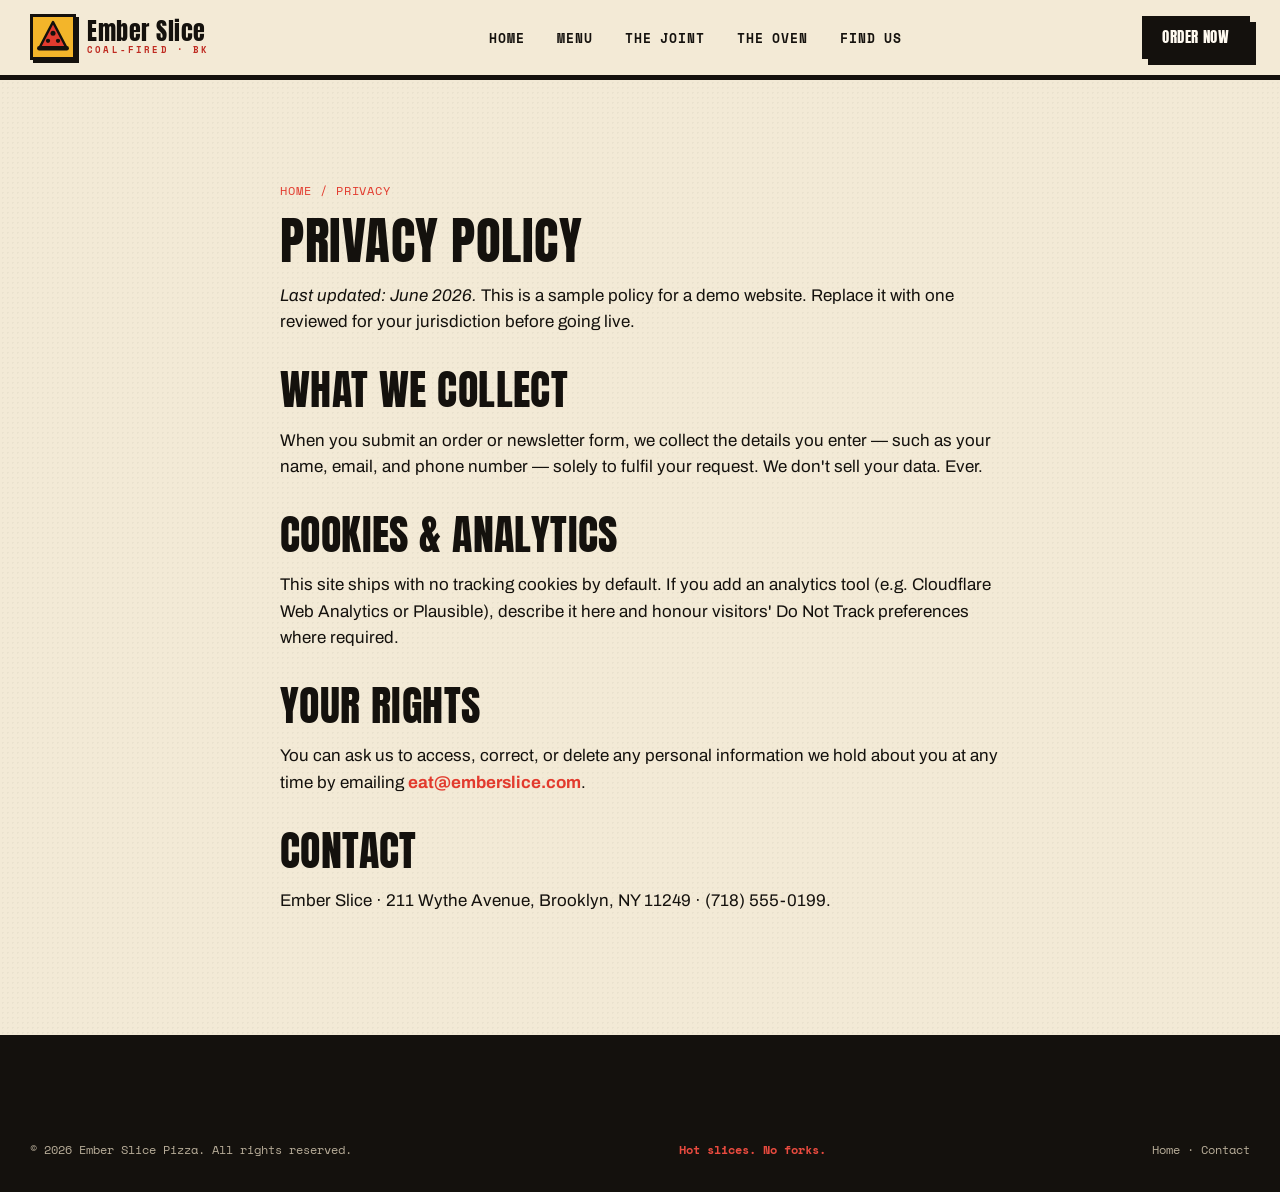
<file: privacy.html>
<!DOCTYPE html>
<html lang="en">
<head>
  <meta charset="UTF-8" />
  <meta name="viewport" content="width=device-width, initial-scale=1" />
  <title>Privacy Policy | Ember Slice</title>
  <meta name="description" content="How Ember Slice collects, uses, and protects your information when you visit our website or place an order." />
  <link rel="canonical" href="https://emberslice.com/privacy" />
  <meta name="robots" content="noindex, follow" />
  <meta name="theme-color" content="#e23b2e" />
  <link rel="icon" href="/assets/img/favicon.ico" sizes="any" />
  <link rel="icon" href="/assets/img/favicon.svg" type="image/svg+xml" />
  <link rel="icon" href="/assets/img/favicon-32.png" type="image/png" sizes="32x32" />
  <link rel="apple-touch-icon" href="/assets/img/apple-touch-icon.png" sizes="180x180" />
  <link rel="preconnect" href="https://fonts.googleapis.com" />
  <link rel="preconnect" href="https://fonts.gstatic.com" crossorigin />
  <link href="https://fonts.googleapis.com/css2?family=Anton&family=Archivo:wght@400;500;600;700;800&family=Space+Mono:wght@400;700&display=swap" rel="stylesheet" />
  <link rel="stylesheet" href="/assets/css/styles.min.css?v=20260711b" />
</head>
<body>
  <a class="skip" href="#main">Skip to content</a>
  <header class="site-header">
    <div class="wrap nav">
      <a class="brand" href="/"><svg class="mark" viewBox="0 0 64 64" aria-hidden="true"><rect width="64" height="64" fill="#f3b52a"/><path d="M32 8 L54 50 H10 Z" fill="#e23b2e" stroke="#14110d" stroke-width="4" stroke-linejoin="round"/><path d="M10 50 H54" fill="none" stroke="#14110d" stroke-width="7" stroke-linecap="round"/><circle cx="32" cy="26" r="4" fill="#14110d"/><circle cx="24" cy="38" r="3.4" fill="#14110d"/><circle cx="40" cy="38" r="3.4" fill="#14110d"/></svg><span>Ember Slice<small>Coal-Fired · BK</small></span></a>
      <ul class="nav-links">
        <li><a href="/">Home</a></li><li><a href="/menu">Menu</a></li><li><a href="/about">The Joint</a></li><li><a href="/journal">The Oven</a></li><li><a href="/visit">Find Us</a></li>
      </ul>
      <div class="nav-cta"><a class="btn btn--ink" href="/visit#order">Order Now</a><button class="nav-toggle" aria-label="Toggle menu" aria-expanded="false"><span></span></button></div>
    </div>
  </header>
  <main id="main" class="section">
    <div class="wrap article">
      <nav class="crumbs crumbs--privacy"><a href="/">Home</a> / Privacy</nav>
      <h1 class="privacy-title">Privacy Policy</h1>
      <p><em>Last updated: June 2026.</em> This is a sample policy for a demo website. Replace it with one reviewed for your jurisdiction before going live.</p>
      <h2>What we collect</h2>
      <p>When you submit an order or newsletter form, we collect the details you enter — such as your name, email, and phone number — solely to fulfil your request. We don't sell your data. Ever.</p>
      <h2>Cookies &amp; analytics</h2>
      <p>This site ships with no tracking cookies by default. If you add an analytics tool (e.g. Cloudflare Web Analytics or Plausible), describe it here and honour visitors' Do Not Track preferences where required.</p>
      <h2>Your rights</h2>
      <p>You can ask us to access, correct, or delete any personal information we hold about you at any time by emailing <a class="text-link" href="mailto:eat@emberslice.com">eat@emberslice.com</a>.</p>
      <h2>Contact</h2>
      <p>Ember Slice · 211 Wythe Avenue, Brooklyn, NY 11249 · (718) 555-0199.</p>
    </div>
  </main>
  <footer class="site-footer">
    <div class="wrap">
      <div class="foot-bottom foot-bottom--flush">
        <span>© <span data-year>2026</span> Ember Slice Pizza. All rights reserved.</span>
        <span class="sig-line">Hot slices. No forks.</span>
        <span><a href="/">Home</a> · <a href="/visit">Contact</a></span>
      </div>
    </div>
  </footer>
  <script src="/assets/js/main.min.js?v=20260711" defer></script>
</body>
</html>
</file>
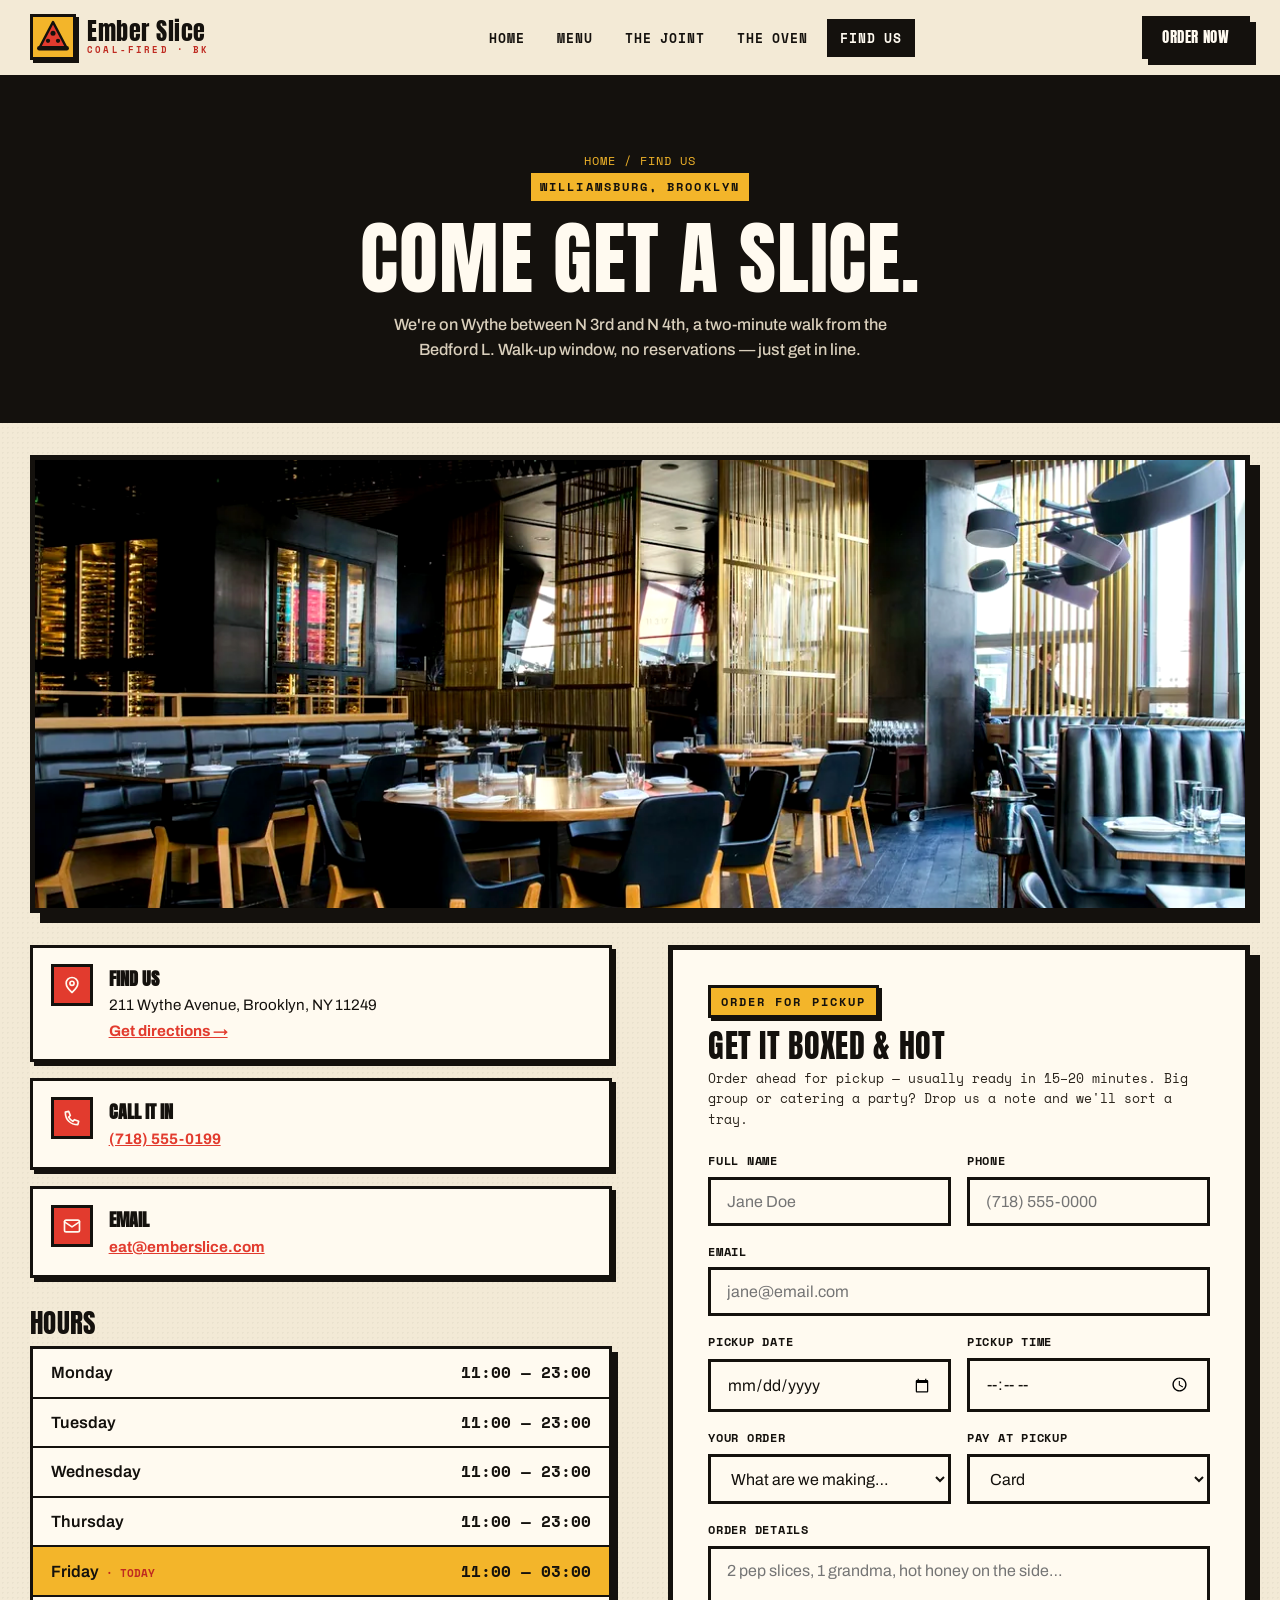
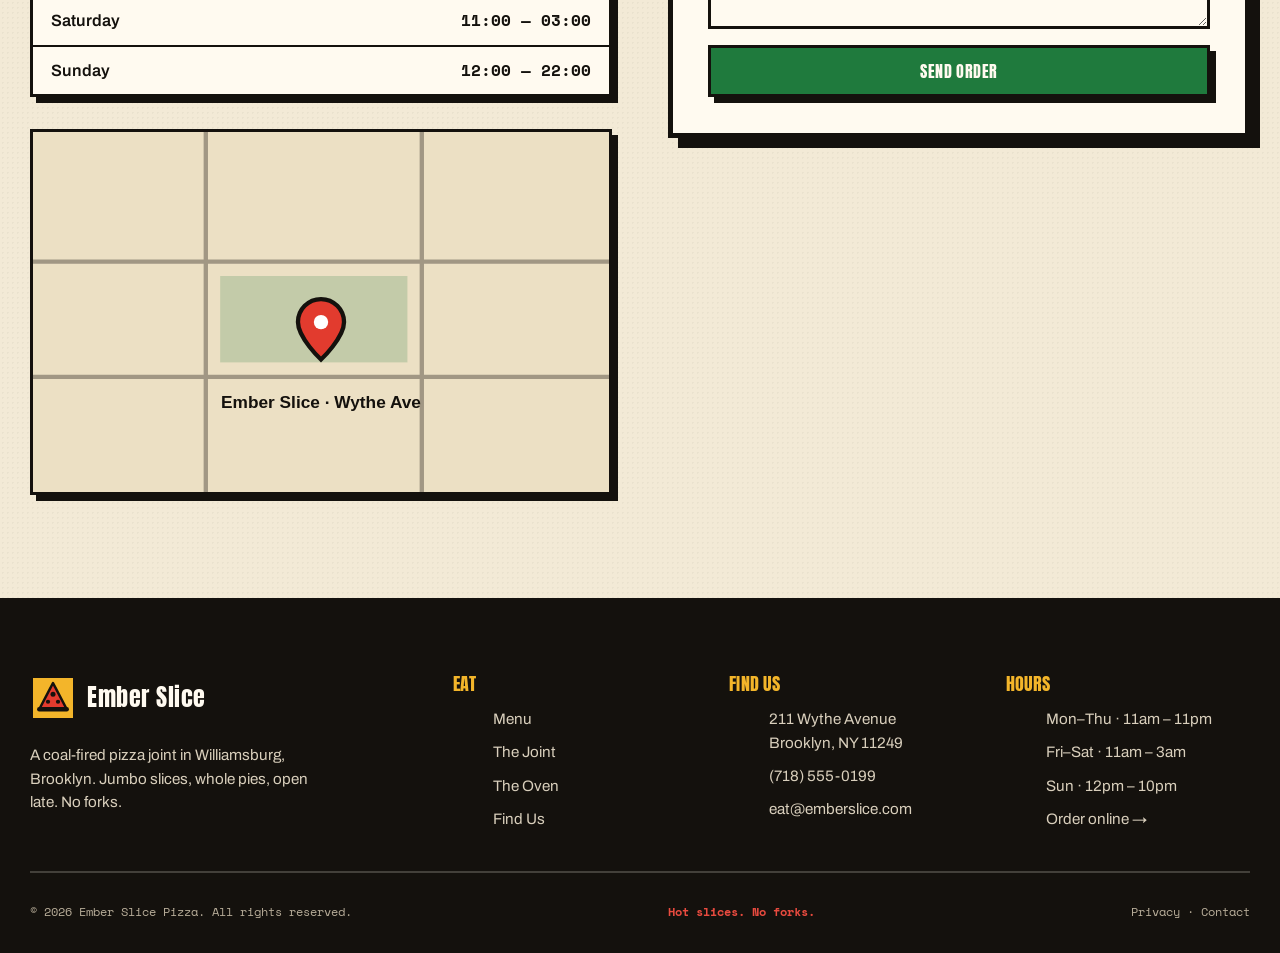
<file: visit.html>
<!DOCTYPE html>
<html lang="en">
<head>
  <meta charset="UTF-8" />
  <meta name="viewport" content="width=device-width, initial-scale=1" />
  <title>Find Us &amp; Order | Ember Slice — 211 Wythe Ave, Brooklyn</title>
  <meta name="description" content="Find Ember Slice at 211 Wythe Avenue, Williamsburg, Brooklyn. Hours, directions, phone, and online pickup orders for our coal-fired pizza joint. Open late." />
  <link rel="canonical" href="https://emberslice.com/visit" />
  <meta name="theme-color" content="#e23b2e" />
  <meta property="og:type" content="website" />
  <meta property="og:site_name" content="Ember Slice" />
  <meta property="og:title" content="Find Us & Order | Ember Slice" />
  <meta property="og:description" content="211 Wythe Avenue, Brooklyn, NY. Hours, directions, and online pickup orders." />
  <meta property="og:url" content="https://emberslice.com/visit" />
  <meta property="og:image" content="https://emberslice.com/assets/img/og-image.jpg" />
  <meta name="twitter:card" content="summary_large_image" />
  <link rel="icon" href="/assets/img/favicon.ico" sizes="any" />
  <link rel="icon" href="/assets/img/favicon.svg" type="image/svg+xml" />
  <link rel="icon" href="/assets/img/favicon-32.png" type="image/png" sizes="32x32" />
  <link rel="apple-touch-icon" href="/assets/img/apple-touch-icon.png" sizes="180x180" />
  <link rel="manifest" href="/site.webmanifest" />
  <link rel="preconnect" href="https://fonts.googleapis.com" />
  <link rel="preconnect" href="https://fonts.gstatic.com" crossorigin />
  <link href="https://fonts.googleapis.com/css2?family=Anton&family=Archivo:wght@400;500;600;700;800&family=Space+Mono:wght@400;700&display=swap" rel="stylesheet" />
  <link rel="stylesheet" href="/assets/css/styles.min.css?v=20260711b" />
  <script type="application/ld+json">
  {
    "@context":"https://schema.org","@type":"Restaurant","name":"Ember Slice",
    "url":"https://emberslice.com/visit","telephone":"+1-718-555-0199","priceRange":"$$","servesCuisine":["Pizza","Italian"],
    "address":{"@type":"PostalAddress","streetAddress":"211 Wythe Avenue","addressLocality":"Brooklyn","addressRegion":"NY","postalCode":"11249","addressCountry":"US"},
    "geo":{"@type":"GeoCoordinates","latitude":40.7196,"longitude":-73.9634},
    "hasMap":"https://maps.google.com/?q=211+Wythe+Ave+Brooklyn+NY",
    "openingHoursSpecification":[
      {"@type":"OpeningHoursSpecification","dayOfWeek":["Monday","Tuesday","Wednesday","Thursday"],"opens":"11:00","closes":"23:00"},
      {"@type":"OpeningHoursSpecification","dayOfWeek":["Friday","Saturday"],"opens":"11:00","closes":"03:00"},
      {"@type":"OpeningHoursSpecification","dayOfWeek":["Sunday"],"opens":"12:00","closes":"22:00"}
    ],"acceptsReservations":"False"
  }
  </script>
</head>
<body>
  <a class="skip" href="#main">Skip to content</a>
  <header class="site-header">
    <div class="wrap nav">
      <a class="brand" href="/"><svg class="mark" viewBox="0 0 64 64" aria-hidden="true"><rect width="64" height="64" fill="#f3b52a"/><path d="M32 8 L54 50 H10 Z" fill="#e23b2e" stroke="#14110d" stroke-width="4" stroke-linejoin="round"/><path d="M10 50 H54" fill="none" stroke="#14110d" stroke-width="7" stroke-linecap="round"/><circle cx="32" cy="26" r="4" fill="#14110d"/><circle cx="24" cy="38" r="3.4" fill="#14110d"/><circle cx="40" cy="38" r="3.4" fill="#14110d"/></svg><span>Ember Slice<small>Coal-Fired · BK</small></span></a>
      <ul class="nav-links">
        <li><a href="/">Home</a></li>
        <li><a href="/menu">Menu</a></li>
        <li><a href="/about">The Joint</a></li>
        <li><a href="/journal">The Oven</a></li>
        <li><a href="/visit" aria-current="page">Find Us</a></li>
      </ul>
      <div class="nav-cta"><a class="btn btn--ink" href="#order">Order Now</a><button class="nav-toggle" aria-label="Toggle menu" aria-expanded="false"><span></span></button></div>
    </div>
  </header>

  <main id="main">
    <section class="page-hero">
      <div class="wrap">
        <nav class="crumbs" aria-label="Breadcrumb"><a href="/">Home</a> / Find Us</nav>
        <span class="eyebrow eyebrow--center">Williamsburg, Brooklyn</span>
        <h1>Come get a slice.</h1>
        <p>We're on Wythe between N 3rd and N 4th, a two-minute walk from the Bedford L. Walk-up window, no reservations — just get in line.</p>
      </div>
    </section>

    <div class="wrap reveal visit-cover-wrap">
      <div class="media-cover media-cover--wide">
        <img src="/assets/img/ph-counter-1200.webp" srcset="/assets/img/ph-counter-480.webp 480w, /assets/img/ph-counter-800.webp 800w, /assets/img/ph-counter-1200.webp 1200w" sizes="(max-width: 1220px) calc(100vw - 2.4rem), 1220px" width="1200" height="800" loading="lazy" decoding="async" alt="The counter and coal oven at Ember Slice" />
      </div>
    </div>

    <section class="section section--top-1-5">
      <div class="wrap visit-grid">
        <div class="reveal">
          <div class="info-rows">
            <div class="info-row">
              <div class="ic"><svg width="20" height="20" viewBox="0 0 24 24" fill="none" stroke="currentColor" stroke-width="2" aria-hidden="true"><path d="M12 21s-7-6-7-11a7 7 0 0 1 14 0c0 5-7 11-7 11z" stroke-linejoin="round"/><circle cx="12" cy="10" r="2.5"/></svg></div>
              <div><b>Find us</b><span>211 Wythe Avenue, Brooklyn, NY 11249<br/><a href="https://maps.google.com/?q=211+Wythe+Ave+Brooklyn+NY" rel="noopener">Get directions →</a></span></div>
            </div>
            <div class="info-row">
              <div class="ic"><svg width="20" height="20" viewBox="0 0 24 24" fill="none" stroke="currentColor" stroke-width="2" aria-hidden="true"><path d="M4 5c0 9 6 15 15 15l1-4-5-2-2 2a12 12 0 0 1-5-5l2-2-2-5z" stroke-linejoin="round"/></svg></div>
              <div><b>Call it in</b><span><a href="tel:+17185550199">(718) 555-0199</a></span></div>
            </div>
            <div class="info-row">
              <div class="ic"><svg width="20" height="20" viewBox="0 0 24 24" fill="none" stroke="currentColor" stroke-width="2" aria-hidden="true"><rect x="3" y="5" width="18" height="14" rx="2"/><path d="m3 7 9 6 9-6" stroke-linecap="round" stroke-linejoin="round"/></svg></div>
              <div><b>Email</b><span><a href="mailto:eat@emberslice.com">eat@emberslice.com</a></span></div>
            </div>
          </div>

          <h2 class="visit-heading">Hours</h2>
          <table class="hours-table">
            <tbody>
              <tr data-day="1"><td>Monday</td><td>11:00 — 23:00</td></tr>
              <tr data-day="2"><td>Tuesday</td><td>11:00 — 23:00</td></tr>
              <tr data-day="3"><td>Wednesday</td><td>11:00 — 23:00</td></tr>
              <tr data-day="4"><td>Thursday</td><td>11:00 — 23:00</td></tr>
              <tr data-day="5"><td>Friday</td><td>11:00 — 03:00</td></tr>
              <tr data-day="6"><td>Saturday</td><td>11:00 — 03:00</td></tr>
              <tr data-day="0"><td>Sunday</td><td>12:00 — 22:00</td></tr>
            </tbody>
          </table>

          <div class="map-embed map-embed--spaced" role="img" aria-label="Map showing Ember Slice at 211 Wythe Avenue, Brooklyn">
            <svg viewBox="0 0 400 250" xmlns="http://www.w3.org/2000/svg" aria-hidden="true">
              <rect width="400" height="250" fill="#ece0c4"/>
              <g stroke="#14110d" stroke-width="3" fill="none" opacity=".35"><path d="M0 90h400M0 170h400M120 0v250M270 0v250"/></g>
              <rect x="130" y="100" width="130" height="60" fill="#1f7a3d" opacity=".2"/>
              <path d="M200 116a16 16 0 0 0-16 16c0 11 16 26 16 26s16-15 16-26a16 16 0 0 0-16-16z" fill="#e23b2e" stroke="#14110d" stroke-width="3"/>
              <circle cx="200" cy="132" r="5" fill="#fff"/>
              <text x="200" y="192" text-anchor="middle" font-family="Arial" font-size="12" fill="#14110d" font-weight="700">Ember Slice · Wythe Ave</text>
            </svg>
          </div>
        </div>

        <!-- Order form -->
        <div class="reveal" id="order">
          <div class="form-card">
            <span class="eyebrow">Order for pickup</span>
            <h2 class="order-heading">Get it boxed &amp; hot</h2>
            <p class="form-note mb-1-4">Order ahead for pickup — usually ready in 15–20 minutes. Big group or catering a party? Drop us a note and we'll sort a tray.</p>
            <form data-demo-form novalidate>
              <div class="field-row">
                <div class="field"><label for="name">Full name</label><input id="name" name="name" type="text" autocomplete="name" required placeholder="Jane Doe" /></div>
                <div class="field"><label for="phone">Phone</label><input id="phone" name="phone" type="tel" autocomplete="tel" required placeholder="(718) 555-0000" /></div>
              </div>
              <div class="field"><label for="email">Email</label><input id="email" name="email" type="email" autocomplete="email" required placeholder="jane@email.com" /></div>
              <div class="field-row">
                <div class="field"><label for="date">Pickup date</label><input id="date" name="date" type="date" required /></div>
                <div class="field"><label for="time">Pickup time</label><input id="time" name="time" type="time" required /></div>
              </div>
              <div class="field-row">
                <div class="field"><label for="order">Your order</label>
                  <select id="order" name="order" required>
                    <option value="" selected disabled>What are we making…</option>
                    <option>A few slices</option>
                    <option>One whole pie</option>
                    <option>Two or more pies</option>
                    <option>Catering / party tray</option>
                  </select>
                </div>
                <div class="field"><label for="pay">Pay at pickup</label>
                  <select id="pay" name="pay">
                    <option>Card</option>
                    <option>Cash</option>
                  </select>
                </div>
              </div>
              <div class="field"><label for="notes">Order details</label><textarea id="notes" name="notes" rows="3" placeholder="2 pep slices, 1 grandma, hot honey on the side…"></textarea></div>
              <button class="btn btn--green btn--full" type="submit">Send order</button>
              <div class="form-success" role="status">Got it! Your order's in the queue — we'll text you when it's boxed and ready.</div>
            </form>
          </div>
        </div>
      </div>
    </section>
  </main>

  <footer class="site-footer">
    <div class="wrap">
      <div class="foot-grid">
        <div>
          <a class="brand" href="/"><svg class="mark" viewBox="0 0 64 64" aria-hidden="true"><rect width="64" height="64" fill="#f3b52a"/><path d="M32 8 L54 50 H10 Z" fill="#e23b2e" stroke="#14110d" stroke-width="4" stroke-linejoin="round"/><path d="M10 50 H54" fill="none" stroke="#14110d" stroke-width="7" stroke-linecap="round"/><circle cx="32" cy="26" r="4" fill="#14110d"/><circle cx="24" cy="38" r="3.4" fill="#14110d"/><circle cx="40" cy="38" r="3.4" fill="#14110d"/></svg><span>Ember Slice</span></a>
          <p class="foot-about">A coal-fired pizza joint in Williamsburg, Brooklyn. Jumbo slices, whole pies, open late. No forks.</p>
        </div>
        <div class="foot-col"><h3>Eat</h3><ul><li><a href="/menu">Menu</a></li><li><a href="/about">The Joint</a></li><li><a href="/journal">The Oven</a></li><li><a href="/visit">Find Us</a></li></ul></div>
        <div class="foot-col"><h3>Find Us</h3><ul><li><a href="https://maps.google.com/?q=211+Wythe+Ave+Brooklyn+NY" rel="noopener">211 Wythe Avenue<br/>Brooklyn, NY 11249</a></li><li><a href="tel:+17185550199">(718) 555-0199</a></li><li><a href="mailto:eat@emberslice.com">eat@emberslice.com</a></li></ul></div>
        <div class="foot-col"><h3>Hours</h3><ul><li>Mon–Thu · 11am – 11pm</li><li>Fri–Sat · 11am – 3am</li><li>Sun · 12pm – 10pm</li><li><a href="#order">Order online →</a></li></ul></div>
      </div>
      <div class="foot-bottom">
        <span>© <span data-year>2026</span> Ember Slice Pizza. All rights reserved.</span>
        <span class="sig-line">Hot slices. No forks.</span>
        <span><a href="/privacy">Privacy</a> · <a href="/visit">Contact</a></span>
      </div>
    </div>
  </footer>
  <script src="/assets/js/main.min.js?v=20260711" defer></script>
</body>
</html>
</file>
<file: assets/css/styles.min.css>
:root{--ink: #14110d;--ink-2: #2a241c;--paper: #f3ead6;--paper-2: #ece0c4;--cream: #fffaf0;--red: #e23b2e;--red-d: #bf2a20;--green: #1f7a3d;--green-d: #17602f;--yellow: #f3b52a;--line: var(--ink);--font-display: "Anton", "Arial Narrow", sans-serif;--font-body: "Archivo", system-ui, -apple-system, sans-serif;--font-mono: "Space Mono", ui-monospace, monospace;--wrap: 1220px;--bd: 3px solid var(--ink);--bd-thick: 5px solid var(--ink);--sh: 6px 6px 0 var(--ink);--sh-lg: 10px 10px 0 var(--ink);--sh-red: 6px 6px 0 var(--red);--ease: cubic-bezier(.2,.9,.3,1)}*,*:before,*:after{box-sizing:border-box}*{margin:0}html{scroll-behavior:smooth;-webkit-text-size-adjust:100%}body{font-family:var(--font-body);color:var(--ink);background:var(--paper);line-height:1.55;font-size:1.02rem;-webkit-font-smoothing:antialiased;text-rendering:optimizeLegibility;overflow-x:hidden;background-image:radial-gradient(rgba(20,17,13,.035) 1px,transparent 1px);background-size:5px 5px}img,svg{display:block;max-width:100%}a{color:inherit;text-decoration:none}.hero-art img,.split-media img,.drink-art img,.post-art img,.media-cover img,.article-hero img,.article-figure img{filter:contrast(1.06) saturate(1.08)}h1,h2,h3,h4{font-family:var(--font-display);font-weight:400;line-height:.95;letter-spacing:.01em;text-transform:uppercase;color:var(--ink)}:focus-visible{outline:3px solid var(--red);outline-offset:3px}::selection{background:var(--yellow);color:var(--ink)}.skip{position:absolute;left:-9999px;top:0;z-index:200;background:var(--ink);color:var(--cream);padding:.7rem 1.1rem;font-weight:700;border:var(--bd)}.skip:focus{left:1rem;top:1rem}.wrap{width:min(100% - 2.4rem,var(--wrap));margin-inline:auto}.section{padding:clamp(3.5rem,8vw,6.5rem) 0}.section--tight{padding:clamp(2.5rem,5vw,4rem) 0}.section--top-3{padding-top:3rem}.section--top-2-5{padding-top:2.5rem}.section--top-1-5{padding-top:1.5rem}.section--paper-bordered{background:var(--paper-2);border-top:var(--bd);border-bottom:var(--bd)}.eyebrow--center{justify-content:center}.mt-2{margin-top:2rem}.mb-1-4{margin-bottom:1.4rem}.text-link{color:var(--red);font-weight:700}.eyebrow{font-family:var(--font-mono);font-weight:700;font-size:.72rem;letter-spacing:.18em;text-transform:uppercase;color:var(--ink);background:var(--yellow);border:var(--bd);padding:.3rem .6rem;display:inline-flex;align-items:center;gap:.5rem;box-shadow:3px 3px 0 var(--ink)}.head{max-width:62ch;margin-bottom:clamp(2rem,4vw,3rem)}.head h2{font-size:clamp(2.2rem,6vw,4.2rem)}.head p{margin-top:1rem;font-size:clamp(1.02rem,1.4vw,1.16rem);max-width:56ch}.btn{--bg: var(--red-d);--fg: var(--cream);display:inline-flex;align-items:center;gap:.55rem;font-family:var(--font-display);text-transform:uppercase;letter-spacing:.03em;font-size:1.02rem;line-height:1;padding:.95rem 1.6rem;background:var(--bg);color:var(--fg);border:var(--bd);box-shadow:var(--sh);cursor:pointer;transition:transform .1s var(--ease),box-shadow .1s var(--ease)}.btn:hover{transform:translate(-2px,-2px);box-shadow:8px 8px 0 var(--ink)}.btn:active{transform:translate(3px,3px);box-shadow:2px 2px 0 var(--ink)}.btn--ink{--bg: var(--ink);--fg: var(--cream)}.btn--green{--bg: var(--green);--fg: var(--cream)}.btn--cream{--bg: var(--cream);--fg: var(--ink)}.btn--ghost{--bg: transparent;--fg: var(--ink)}.btn--full{width:100%;justify-content:center}.arw{transition:transform .15s var(--ease)}.btn:hover .arw,.read:hover .arw{transform:translate(3px)}.site-header{position:sticky;top:0;z-index:100;background:var(--paper);border-bottom:var(--bd-thick)}.site-header.is-stuck{box-shadow:0 6px #14110d1f}.nav{display:flex;align-items:center;justify-content:space-between;gap:1.5rem;padding:.9rem 0}.brand{display:inline-flex;align-items:center;gap:.7rem}.brand .mark{width:46px;height:46px;border:var(--bd);box-shadow:3px 3px 0 var(--ink);background:var(--yellow)}.brand span{font-family:var(--font-display);font-size:1.5rem;line-height:.8;display:flex;flex-direction:column;letter-spacing:.02em}.brand small{font-family:var(--font-mono);font-size:.56rem;letter-spacing:.24em;text-transform:uppercase;color:var(--red-d);margin-top:.3rem;font-weight:700}.nav-links{display:flex;align-items:center;gap:.4rem;list-style:none}.nav-links a{font-family:var(--font-mono);font-weight:700;font-size:.82rem;text-transform:uppercase;letter-spacing:.06em;padding:.45rem .7rem;border:2px solid transparent}.nav-links a:hover{border-color:var(--ink);background:var(--yellow)}.nav-links a[aria-current=page]{background:var(--ink);color:var(--cream)}.nav-cta{display:flex;align-items:center;gap:.8rem}.nav-cta .btn{padding:.7rem 1.1rem;font-size:.92rem}.nav-toggle{display:none;width:46px;height:46px;background:var(--yellow);border:var(--bd);box-shadow:3px 3px 0 var(--ink);cursor:pointer;position:relative}.nav-toggle span,.nav-toggle span:before,.nav-toggle span:after{content:"";position:absolute;left:50%;top:50%;width:22px;height:3px;background:var(--ink);transform:translate(-50%,-50%)}.nav-toggle span:before{transform:translate(-50%,-9px)}.nav-toggle span:after{transform:translate(-50%,6px)}.checker{height:26px;background:conic-gradient(var(--ink) 90deg,transparent 90deg 180deg,var(--ink) 180deg 270deg,transparent 270deg);background-size:26px 26px;border-top:var(--bd);border-bottom:var(--bd)}.ticker{background:var(--red-d);color:var(--cream);border-top:var(--bd);border-bottom:var(--bd);overflow:hidden;white-space:nowrap;padding:.55rem 0}.ticker-track{display:inline-flex;gap:0;animation:ticker 28s linear infinite;will-change:transform}.ticker-track span{font-family:var(--font-display);text-transform:uppercase;letter-spacing:.04em;font-size:1.15rem;padding:0 1.3rem;display:inline-flex;align-items:center}@keyframes ticker{to{transform:translate(-50%)}}@media(prefers-reduced-motion:reduce){.ticker-track{animation:none}}.hero{padding:clamp(2.5rem,6vw,5rem) 0 clamp(2rem,5vw,4rem)}.hero-grid{display:grid;grid-template-columns:1.05fr .95fr;gap:clamp(2rem,5vw,4rem);align-items:center}.hero .eyebrow{margin-bottom:1.3rem}.h-lead{font-size:clamp(3rem,9vw,6.6rem);line-height:.86;letter-spacing:0}.h-lead em{font-style:normal;color:var(--red);-webkit-text-stroke:2px var(--ink);paint-order:stroke fill}.hero .lede{margin:1.4rem 0 1.8rem;font-size:clamp(1.04rem,1.5vw,1.2rem);max-width:46ch;font-weight:500}.hero-actions{display:flex;flex-wrap:wrap;gap:.9rem}.hero-stats{display:flex;gap:0;margin-top:2.2rem;border:var(--bd);box-shadow:var(--sh);background:var(--cream)}.hero-stats>div{flex:1;padding:1rem 1.1rem;border-right:var(--bd)}.hero-stats>div:last-child{border-right:0}.hero-stats b{font-family:var(--font-display);font-size:1.9rem;display:block;line-height:1;color:var(--red)}.hero-stats span{font-family:var(--font-mono);font-size:.66rem;text-transform:uppercase;letter-spacing:.08em;display:block;margin-top:.35rem}.hero-visual{position:relative}.hero-art{border:var(--bd-thick);box-shadow:var(--sh-lg);background:var(--ink);overflow:hidden;aspect-ratio:1/1}.hero-art img{width:100%;height:100%;object-fit:cover}.sticker{position:absolute;z-index:3;font-family:var(--font-display);text-transform:uppercase;background:var(--yellow);border:var(--bd);box-shadow:var(--sh);padding:.7rem .9rem;text-align:center;line-height:.9;transform:rotate(-8deg)}.sticker small{display:block;font-family:var(--font-mono);font-size:.58rem;letter-spacing:.1em;font-weight:700}.sticker b{font-size:1.8rem}.sticker--tr{top:-18px;right:-16px}.sticker--bl{bottom:-20px;left:-18px;background:var(--red);color:var(--cream);transform:rotate(6deg)}.cards{display:grid;grid-template-columns:repeat(4,1fr);gap:1.2rem}.card{background:var(--cream);border:var(--bd);box-shadow:var(--sh);padding:1.5rem 1.3rem;transition:transform .12s var(--ease),box-shadow .12s var(--ease)}.card:hover{transform:translate(-3px,-3px);box-shadow:var(--sh-lg)}.card .ic{width:54px;height:54px;display:grid;place-items:center;background:var(--red);color:var(--cream);border:var(--bd);margin-bottom:1rem}.card:nth-child(2n) .ic{background:var(--green)}.card:nth-child(3n) .ic{background:var(--yellow);color:var(--ink)}.card h3{font-size:1.5rem;margin-bottom:.5rem}.card p{font-size:.95rem}.split{display:grid;grid-template-columns:1fr 1fr;gap:clamp(2rem,5vw,4rem);align-items:center}.split-media{border:var(--bd-thick);box-shadow:var(--sh-lg);background:var(--ink);aspect-ratio:4/3;overflow:hidden}.split-media img{width:100%;height:100%;object-fit:cover}.split-copy .eyebrow{margin-bottom:1rem}.split-copy h2{font-size:clamp(2rem,5vw,3.4rem);margin-bottom:1rem}.split-copy p{margin-bottom:1.2rem}.tick-list{list-style:none;margin:0 0 1.6rem;display:grid;gap:.7rem}.tick-list li{display:flex;gap:.7rem;align-items:flex-start;font-weight:600;font-size:.98rem}.tick-list svg{flex:none;margin-top:2px;background:var(--green);color:var(--cream);border:2px solid var(--ink);padding:2px;width:22px;height:22px}.drinks{display:grid;grid-template-columns:repeat(4,1fr);gap:1.2rem}.drink{background:var(--cream);border:var(--bd);box-shadow:var(--sh);display:flex;flex-direction:column;transition:transform .12s var(--ease),box-shadow .12s var(--ease)}.drink:hover{transform:translate(-3px,-3px);box-shadow:var(--sh-lg)}.drink-art{aspect-ratio:5/4;overflow:hidden;border-bottom:var(--bd);background:var(--ink)}.drink-art img{width:100%;height:100%;object-fit:cover}.drink-body{padding:1rem 1.1rem 1.2rem}.drink-body h3{font-size:1.35rem;display:flex;justify-content:space-between;align-items:baseline;gap:.5rem;margin-bottom:.4rem}.drink-body h3 span{font-family:var(--font-mono);font-size:.95rem;color:var(--red);background:var(--yellow);border:2px solid var(--ink);padding:.05rem .35rem;white-space:nowrap}.drink-body p{font-size:.9rem}.dark-block{background:var(--ink);color:var(--cream);border-top:var(--bd-thick);border-bottom:var(--bd-thick)}.dark-block h2,.dark-block h3,.dark-block h4{color:var(--cream)}.dark-block .head p{color:#d9cfbc}.dark-block .card,.dark-block .card h3,.dark-block .card p{color:var(--ink)}.quotes{display:grid;grid-template-columns:repeat(3,1fr);gap:1.2rem}.quote{background:var(--paper);color:var(--ink);border:var(--bd);box-shadow:var(--sh-red);padding:1.5rem 1.4rem}.stars{color:var(--red);font-size:1.2rem;letter-spacing:.1em;margin-bottom:.8rem}.quote blockquote p{font-weight:600;font-size:1.04rem;margin-bottom:1.2rem}.quote figcaption footer{display:flex;align-items:center;gap:.7rem}.av{width:42px;height:42px;display:grid;place-items:center;background:var(--green);color:var(--cream);border:var(--bd);font-family:var(--font-display);font-size:1rem}.quote figcaption b{display:block;font-weight:800}.quote figcaption span{font-family:var(--font-mono);font-size:.7rem;text-transform:uppercase;letter-spacing:.06em}.posts{display:grid;grid-template-columns:repeat(3,1fr);gap:1.2rem}.post{background:var(--cream);border:var(--bd);box-shadow:var(--sh);display:flex;flex-direction:column;transition:transform .12s var(--ease),box-shadow .12s var(--ease)}.post:hover{transform:translate(-3px,-3px);box-shadow:var(--sh-lg)}.post-art{aspect-ratio:16/9;overflow:hidden;border-bottom:var(--bd);background:var(--ink)}.post-art img{width:100%;height:100%;object-fit:cover}.post-body{padding:1.2rem 1.3rem 1.4rem;display:flex;flex-direction:column;gap:.55rem;flex:1}.post-meta{font-family:var(--font-mono);font-size:.68rem;font-weight:700;text-transform:uppercase;letter-spacing:.08em;color:var(--red);align-self:flex-start;border:2px solid var(--ink);padding:.12rem .4rem}.post-body h3{font-size:1.5rem}.post-body p{font-size:.93rem}.read{margin-top:auto;font-family:var(--font-display);text-transform:uppercase;display:inline-flex;align-items:center;gap:.4rem;color:var(--ink);padding-top:.3rem}.read:hover{color:var(--red)}.cta-band{background:var(--red);color:var(--cream);border:var(--bd-thick);box-shadow:var(--sh-lg);padding:clamp(2.2rem,5vw,3.6rem);text-align:center}.cta-band--photo{background:linear-gradient(#14110d8c,#14110d8c),var(--cta-bg) center/cover}.cta-band--whitepie{--cta-bg: url(/assets/img/ph-whitepie-1000.webp)}.cta-band h2{color:var(--cream);font-size:clamp(2rem,6vw,3.6rem);margin-bottom:.8rem}.cta-band p{max-width:52ch;margin:0 auto 1.6rem;font-weight:500}.page-hero{background:var(--ink);color:var(--cream);border-bottom:var(--bd-thick);padding:clamp(2.5rem,6vw,4.5rem) 0 clamp(2rem,5vw,3.5rem);text-align:center}.page-hero h1{color:var(--cream);font-size:clamp(2.6rem,8vw,5rem);margin:1rem 0}.page-hero p{max-width:58ch;margin:0 auto;color:#d9cfbc;font-weight:500}.page-hero .eyebrow{color:var(--ink)}.crumbs{font-family:var(--font-mono);font-size:.74rem;text-transform:uppercase;letter-spacing:.08em;color:var(--yellow)}.crumbs a:hover{color:var(--cream);text-decoration:underline}.menu-tabs{display:flex;flex-wrap:wrap;gap:.6rem;margin-bottom:2rem}.menu-tabs button{font-family:var(--font-display);text-transform:uppercase;font-size:1rem;padding:.6rem 1.1rem;background:var(--cream);border:var(--bd);box-shadow:3px 3px 0 var(--ink);cursor:pointer}.menu-tabs button[aria-selected=true]{background:var(--red);color:var(--cream)}.menu-tabs button:hover{background:var(--yellow);color:var(--ink)}.menu-tabs button[aria-selected=true]:hover{background:var(--red-d);color:var(--cream)}.menu-list{display:grid;grid-template-columns:1fr 1fr;gap:0;border:var(--bd);box-shadow:var(--sh);background:var(--cream)}.menu-item{display:grid;grid-template-columns:1fr auto;gap:.1rem .8rem;padding:1.1rem 1.3rem;border-bottom:var(--bd);border-right:var(--bd)}.menu-item:nth-child(2n){border-right:0}.mi-name{font-family:var(--font-display);font-size:1.25rem;text-transform:uppercase;display:flex;align-items:center;gap:.5rem;flex-wrap:wrap}.mi-price{font-family:var(--font-mono);font-weight:700;font-size:1.05rem;color:var(--red)}.mi-desc{grid-column:1 / -1;font-size:.9rem;color:var(--ink-2)}.mi-tag{font-family:var(--font-mono);font-size:.6rem;font-weight:700;text-transform:uppercase;letter-spacing:.06em;background:var(--green);color:var(--cream);border:2px solid var(--ink);padding:.1rem .35rem}.form-note{font-family:var(--font-mono);font-size:.82rem;color:var(--ink-2)}.field{display:grid;gap:.4rem;margin-bottom:1rem}.field label{font-family:var(--font-mono);font-weight:700;font-size:.78rem;text-transform:uppercase;letter-spacing:.06em}.field input,.field textarea,.field select{font-family:var(--font-body);font-size:1rem;padding:.8rem 1rem;background:var(--cream);border:var(--bd);color:var(--ink)}.field input:focus,.field textarea:focus,.field select:focus{outline:none;box-shadow:var(--sh)}.form-success{display:none;background:var(--green);color:var(--cream);border:var(--bd);box-shadow:var(--sh);padding:1rem 1.2rem;font-weight:700;margin-top:1rem}.form-success.show{display:block}.site-footer{background:var(--ink);color:var(--cream);border-top:var(--bd-thick);padding:clamp(3rem,6vw,4.5rem) 0 2rem}.site-footer h3,.site-footer h4{color:var(--yellow);font-size:1.15rem;margin-bottom:1rem}.foot-grid{display:grid;grid-template-columns:1.6fr 1fr 1fr 1fr;gap:2rem;padding-bottom:2.5rem;border-bottom:2px solid rgba(255,250,240,.2)}.site-footer .brand span{color:var(--cream)}.foot-about{margin:1rem 0;color:#d9cfbc;font-size:.95rem;max-width:34ch}.foot-col ul{list-style:none;display:grid;gap:.6rem}.foot-col a,.foot-col li{color:#d9cfbc;font-size:.95rem}.foot-col a:hover{color:var(--yellow)}.socials{display:flex;gap:.6rem}.socials a{width:40px;height:40px;display:grid;place-items:center;border:2px solid var(--cream);color:var(--cream)}.socials a:hover{background:var(--yellow);color:var(--ink);border-color:var(--yellow)}.foot-bottom{display:flex;flex-wrap:wrap;justify-content:space-between;gap:1rem;padding-top:1.8rem;font-family:var(--font-mono);font-size:.78rem;color:#b8ad99}.foot-bottom a:hover{color:var(--yellow)}.sig-line{color:#e94b3f;font-weight:700}.article{max-width:720px;margin-inline:auto}.article p{margin:1.1rem 0;font-size:1.06rem}.article h2{font-size:clamp(1.8rem,4vw,2.6rem);margin:2.2rem 0 .8rem}.article h3{font-size:1.5rem;margin:1.8rem 0 .6rem}.article ul,.article ol{margin:1rem 0 1rem 1.4rem;display:grid;gap:.5rem}.article blockquote{border-left:var(--bd-thick);padding:.4rem 0 .4rem 1.2rem;margin:1.6rem 0;font-family:var(--font-display);font-size:1.4rem;text-transform:uppercase;line-height:1.05}.article-lead{font-size:1.2rem;font-weight:600}.article-figure,.article-hero{border:var(--bd);box-shadow:var(--sh);overflow:hidden;margin:1.5rem 0 2rem;background:var(--ink)}.article-figure img,.article-hero img{width:100%;display:block}.newsletter{background:var(--yellow);border:var(--bd-thick);box-shadow:var(--sh-lg);padding:clamp(1.8rem,4vw,2.8rem);display:grid;grid-template-columns:1.2fr 1fr;gap:2rem;align-items:center}.newsletter h2{font-size:clamp(1.8rem,4vw,2.6rem)}.newsletter p{margin-top:.6rem;font-weight:500}.newsletter form{display:flex;flex-wrap:wrap;gap:.7rem}.newsletter input{flex:1;min-width:200px;font-family:var(--font-body);font-size:1rem;padding:.85rem 1rem;background:var(--cream);border:var(--bd);color:var(--ink)}.newsletter input:focus{outline:none;box-shadow:var(--sh)}@media(max-width:780px){.newsletter{grid-template-columns:1fr}}.visit-grid{display:grid;grid-template-columns:1fr 1fr;gap:clamp(2rem,5vw,3.5rem);align-items:start}.info-rows{display:grid;gap:1rem;margin-bottom:1.5rem}.info-row{display:flex;gap:1rem;align-items:flex-start;background:var(--cream);border:var(--bd);box-shadow:4px 4px 0 var(--ink);padding:1rem 1.1rem}.info-row .ic{flex:none;width:42px;height:42px;display:grid;place-items:center;background:var(--red);color:var(--cream);border:var(--bd)}.info-row b{display:block;font-family:var(--font-display);text-transform:uppercase;font-size:1.15rem}.info-row span{font-size:.95rem}.info-row a{color:var(--red);font-weight:700;text-decoration:underline}.hours-table{width:100%;border-collapse:collapse;border:var(--bd);box-shadow:var(--sh);background:var(--cream)}.hours-table td{padding:.7rem 1.1rem;border-bottom:2px solid var(--line);font-weight:600}.hours-table td:last-child{text-align:right;font-family:var(--font-mono)}.hours-table tr:last-child td{border-bottom:0}.hours-table tr.today{background:var(--yellow)}.hours-table tr.today td:first-child:after{content:" \b7  today";font-family:var(--font-mono);font-size:.68rem;text-transform:uppercase;color:var(--red-d)}.map-embed{border:var(--bd);box-shadow:var(--sh);overflow:hidden}.map-embed svg{width:100%;display:block}.media-cover{border:var(--bd-thick);box-shadow:var(--sh-lg);overflow:hidden;background:var(--ink)}.media-cover img{width:100%;height:100%;object-fit:cover}.media-cover--wide{aspect-ratio:16/6}.visit-cover-wrap{margin-top:2rem;margin-bottom:.5rem}.visit-heading{font-size:1.7rem;margin:2rem 0 .6rem}.map-embed--spaced{margin-top:2rem}.order-heading{font-size:2rem;margin:.8rem 0 .4rem}.form-success--full{flex-basis:100%}.crumbs--spaced{margin-bottom:1rem}.crumbs--privacy{margin-bottom:1rem;color:var(--red)}.article-title{font-size:clamp(2.2rem,6vw,3.6rem);margin:.8rem 0 1.4rem}.privacy-title{font-size:clamp(2.2rem,6vw,3.2rem);margin-bottom:1rem}.foot-bottom--flush{border:0;margin-top:0}.not-found{min-height:72vh;display:grid;place-items:center;text-align:center}.not-found__wrap{max-width:600px}.not-found__mark{margin:0 auto 1.5rem}.not-found__title{font-size:clamp(2.6rem,8vw,4.4rem);margin:1.2rem 0}.not-found__copy{font-size:1.1rem;font-weight:500;max-width:44ch;margin:0 auto 2rem}.not-found__actions{display:flex;gap:.9rem;justify-content:center;flex-wrap:wrap}.form-card{background:var(--cream);border:var(--bd-thick);box-shadow:var(--sh-lg);padding:clamp(1.5rem,3vw,2.2rem)}.field-row{display:grid;grid-template-columns:1fr 1fr;gap:1rem}.sig{font-family:var(--font-display);text-transform:uppercase;font-size:1.3rem;margin-top:1.4rem}.sig small{display:block;font-family:var(--font-mono);font-size:.68rem;letter-spacing:.06em;text-transform:uppercase;color:var(--red);margin-top:.2rem}.stat-num{font-size:2.8rem!important;color:var(--red)!important}.reveal{opacity:0;transform:translateY(22px);transition:opacity .5s var(--ease),transform .5s var(--ease)}.reveal.in{opacity:1;transform:none}@media(prefers-reduced-motion:reduce){.reveal{opacity:1;transform:none}}@media(max-width:1000px){.cards,.drinks{grid-template-columns:repeat(2,1fr)}.quotes,.posts{grid-template-columns:1fr}.foot-grid{grid-template-columns:1fr 1fr}}@media(max-width:780px){.nav-links,.nav-cta .btn{display:none}.nav-toggle{display:block}body.nav-open .nav-links{display:flex;flex-direction:column;align-items:stretch;position:absolute;left:0;right:0;top:100%;background:var(--paper);border-bottom:var(--bd-thick);padding:1rem 1.2rem;gap:.5rem;z-index:90}.site-header{position:relative}.hero-grid{grid-template-columns:1fr}.hero-visual{order:-1}.split,.visit-grid,.field-row,.menu-list{grid-template-columns:1fr}.menu-item{border-right:0!important}}@media(max-width:560px){.cards,.drinks,.foot-grid{grid-template-columns:1fr}.hero-stats{flex-direction:column}.hero-stats>div{border-right:0;border-bottom:var(--bd)}.hero-stats>div:last-child{border-bottom:0}.foot-bottom{flex-direction:column}}
</file>
